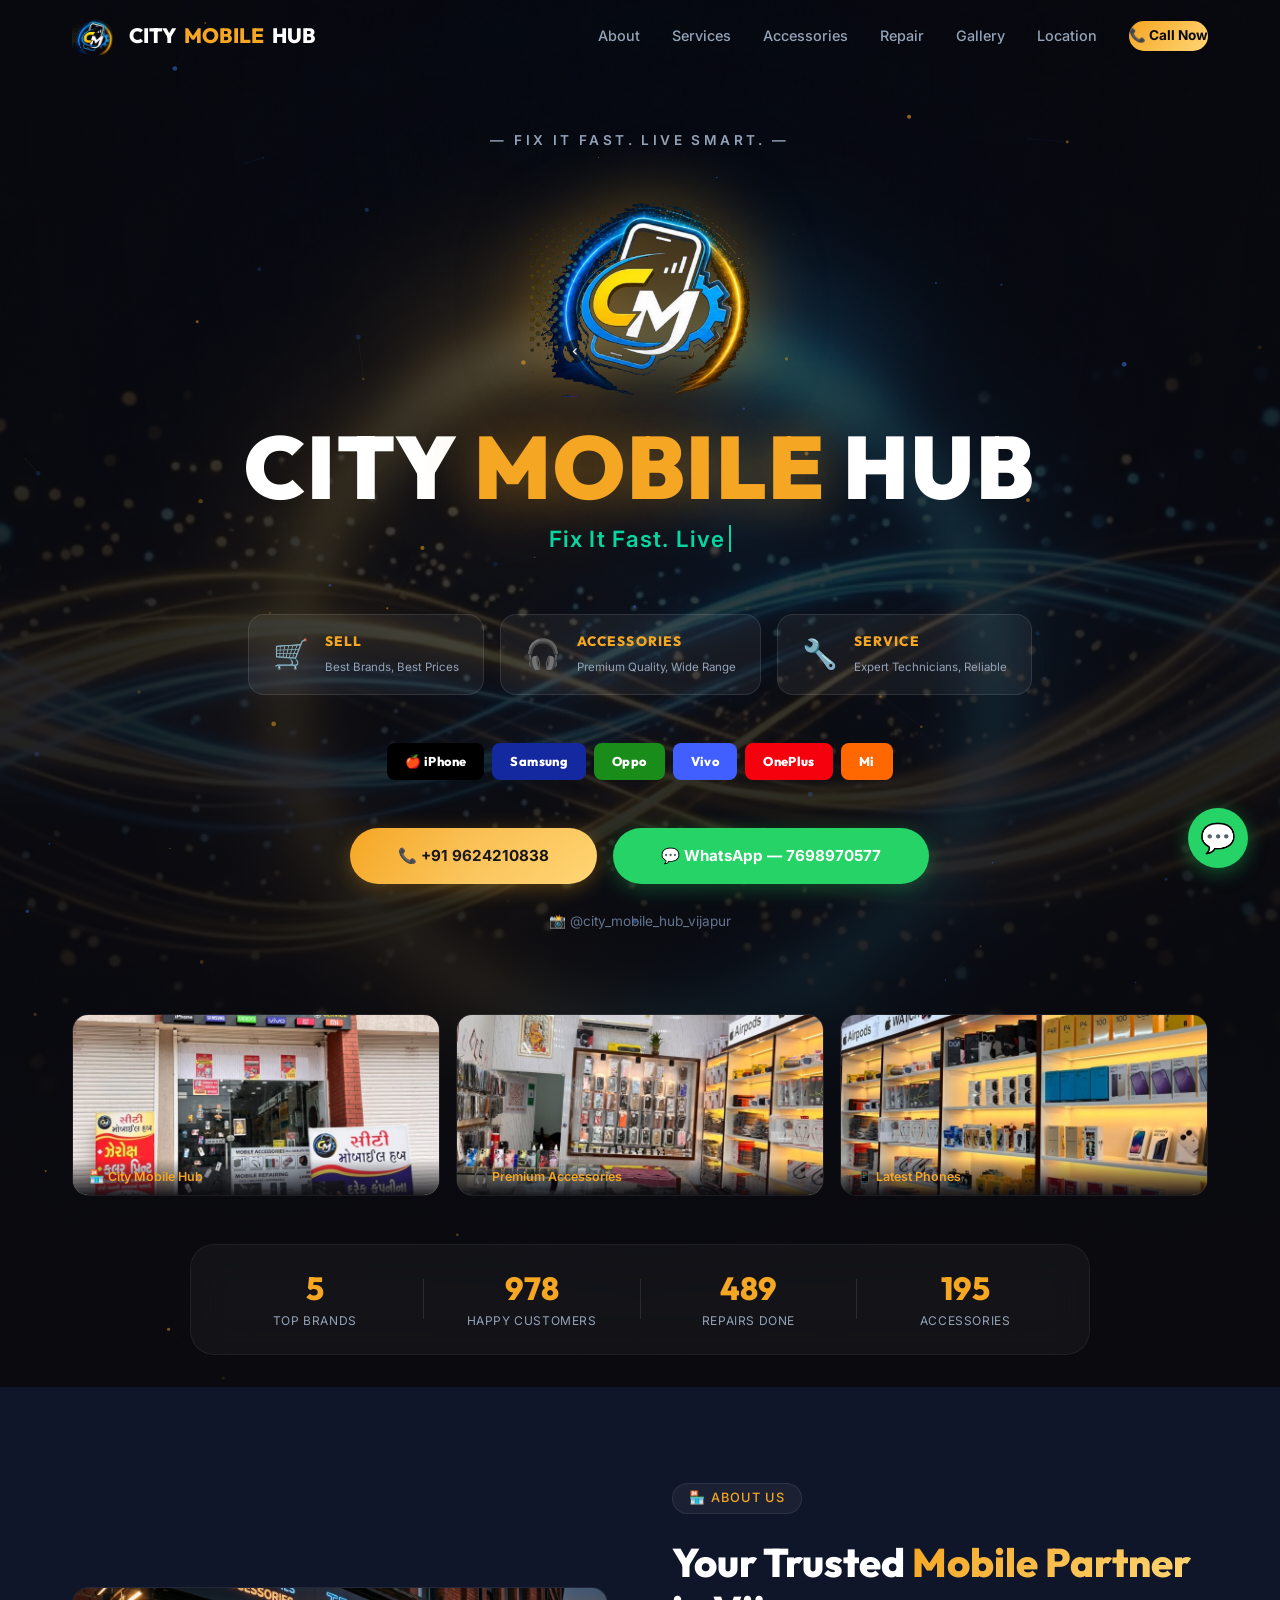
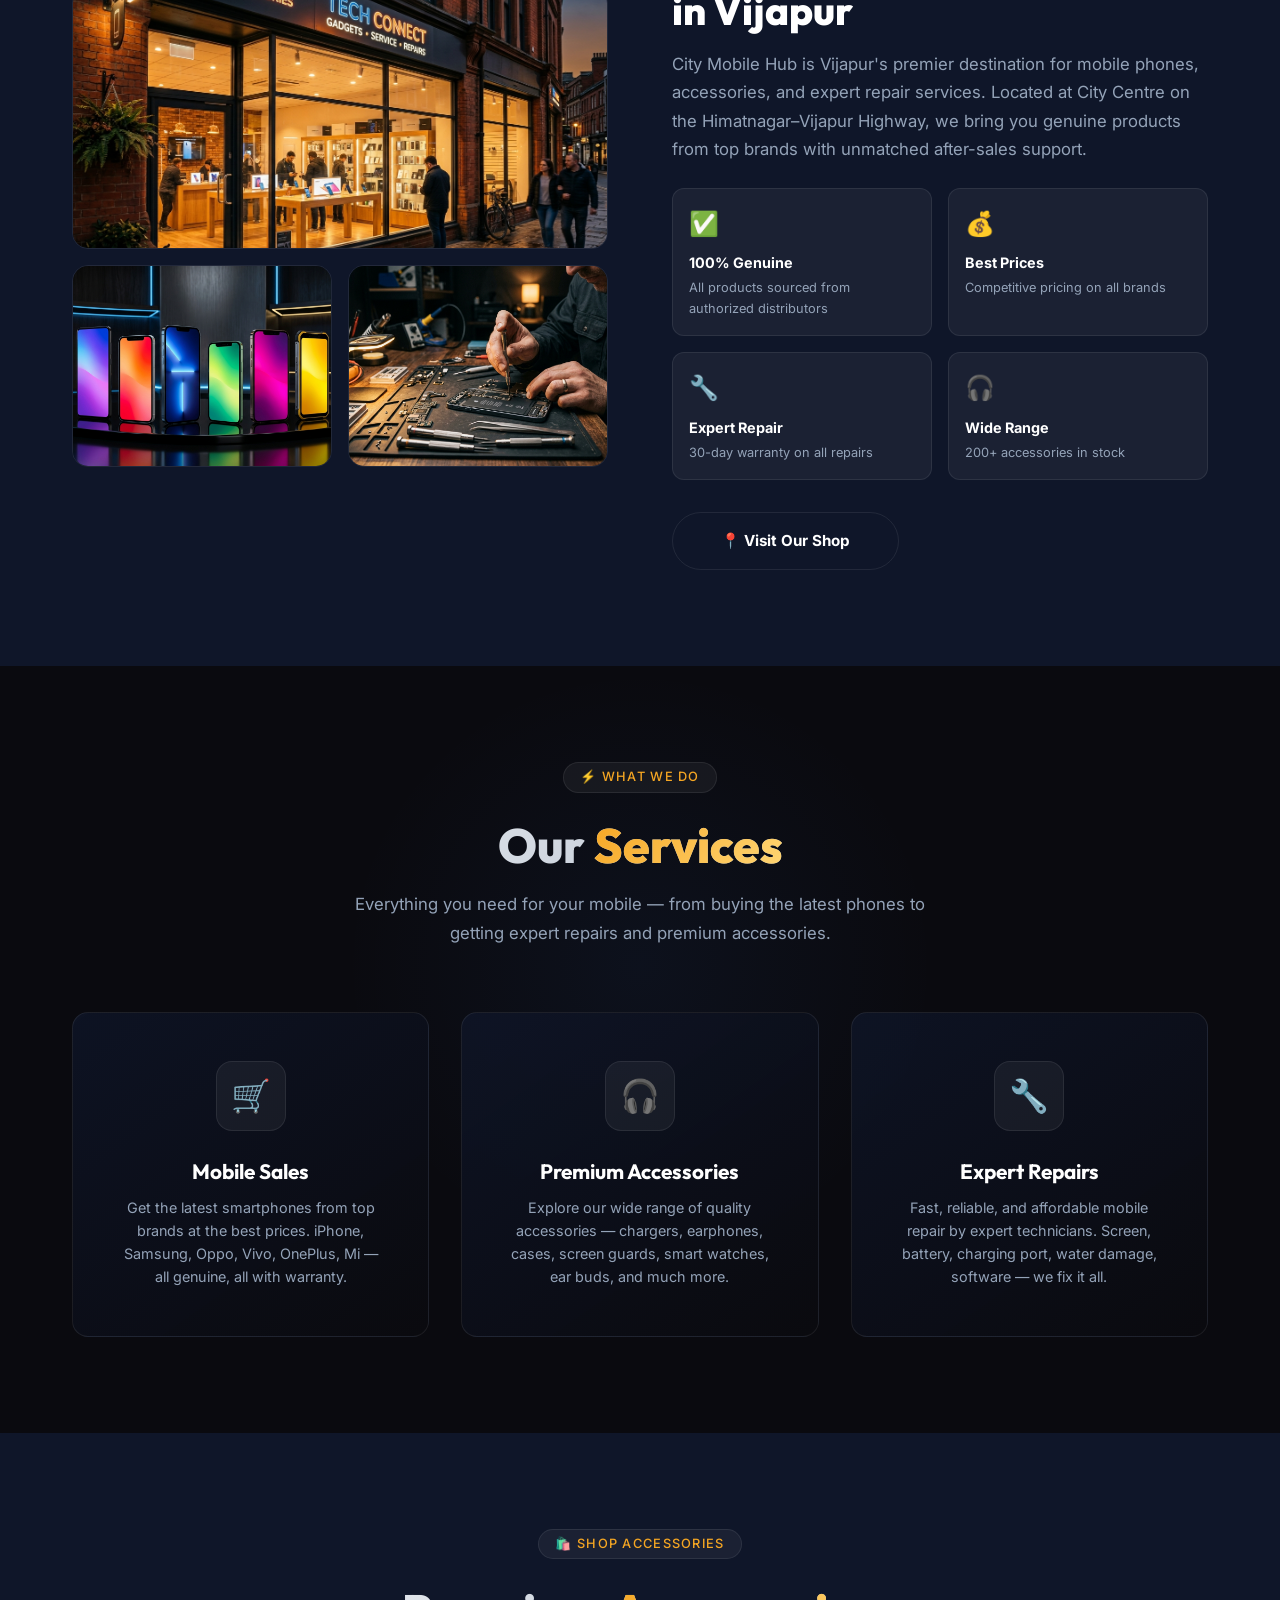
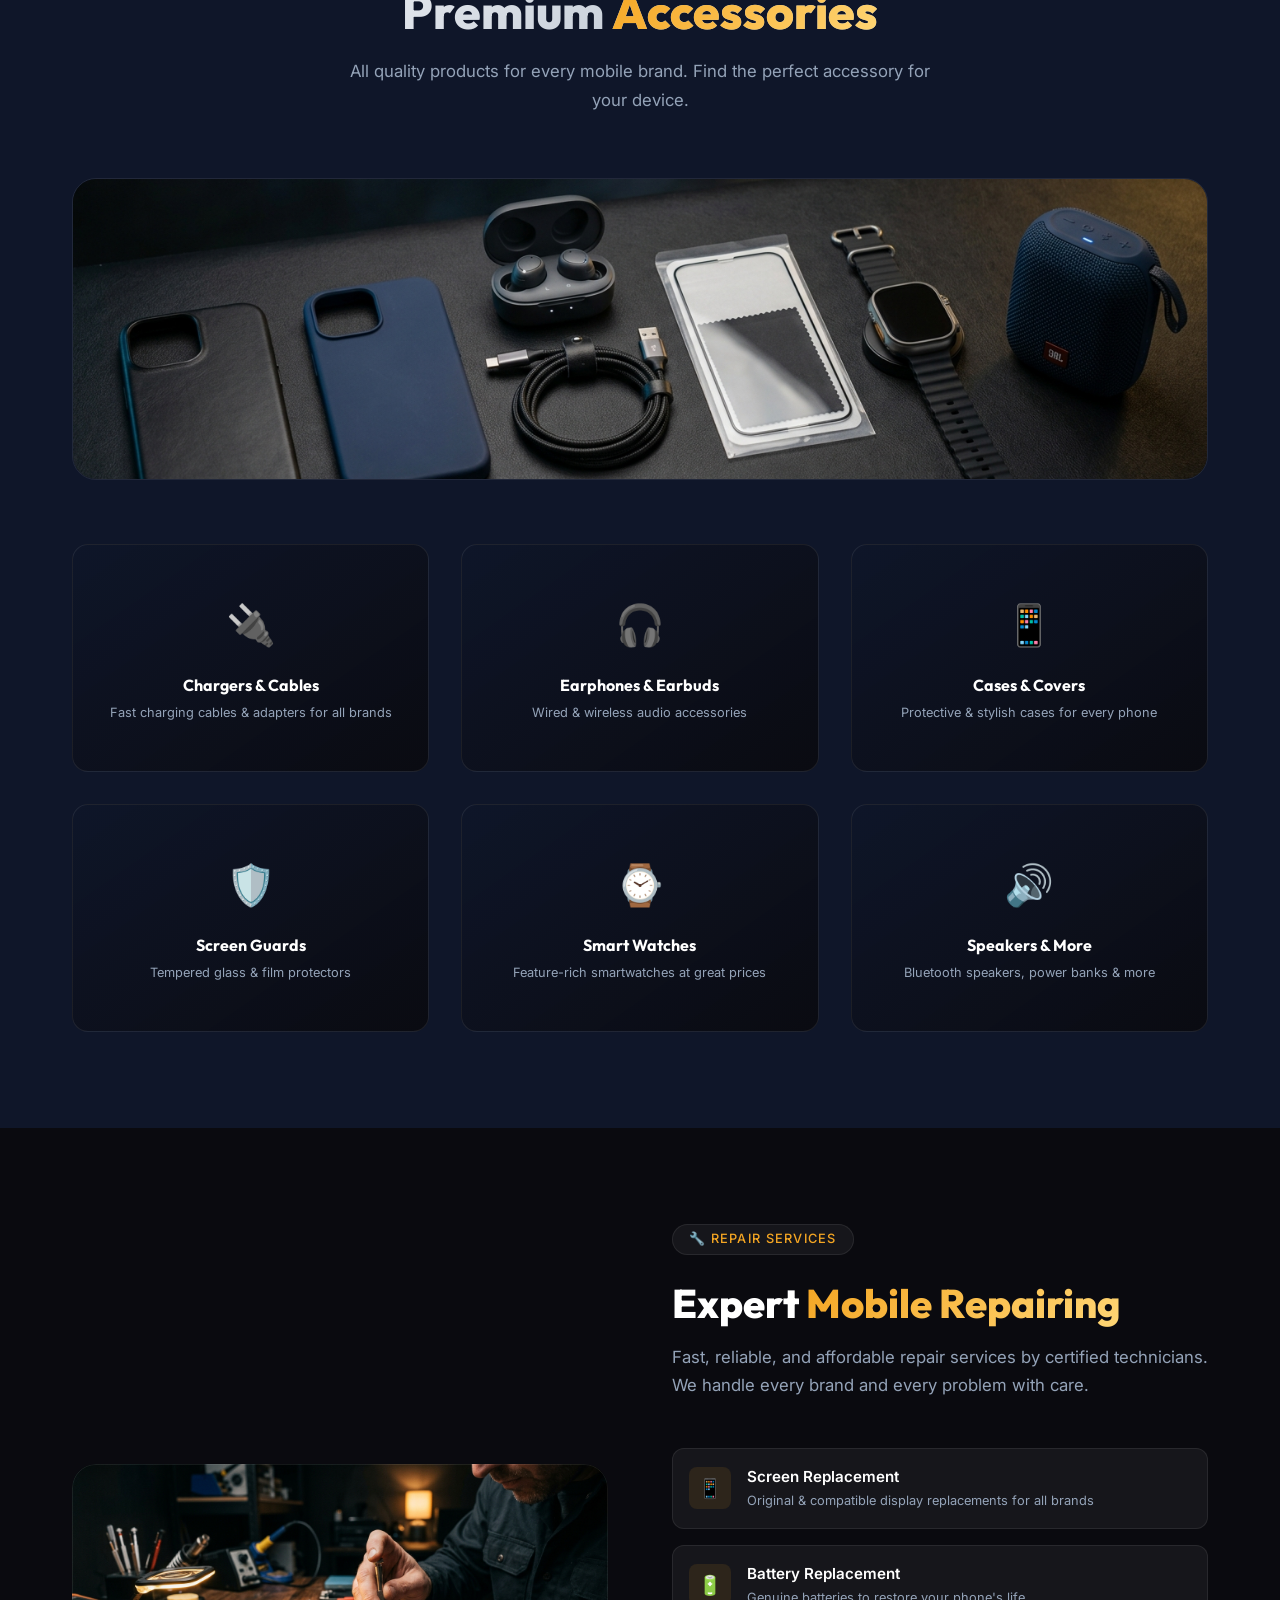
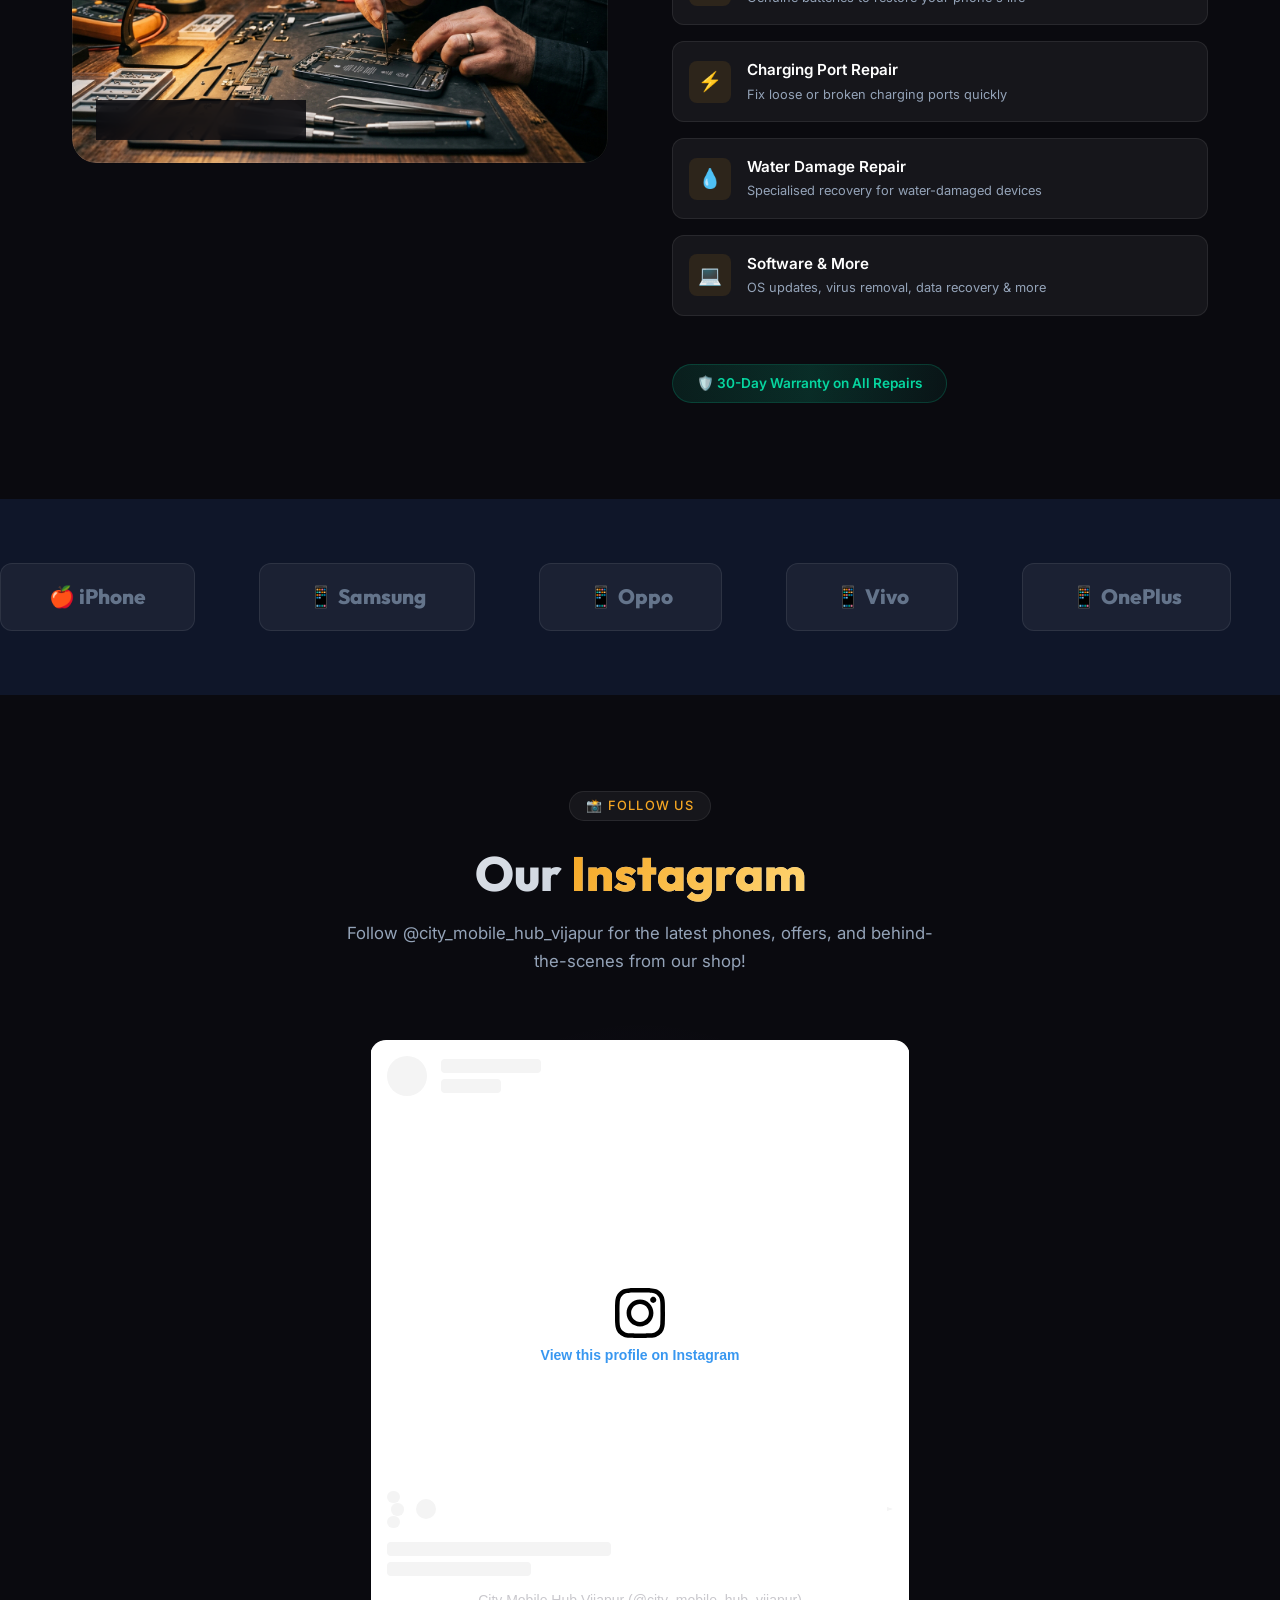
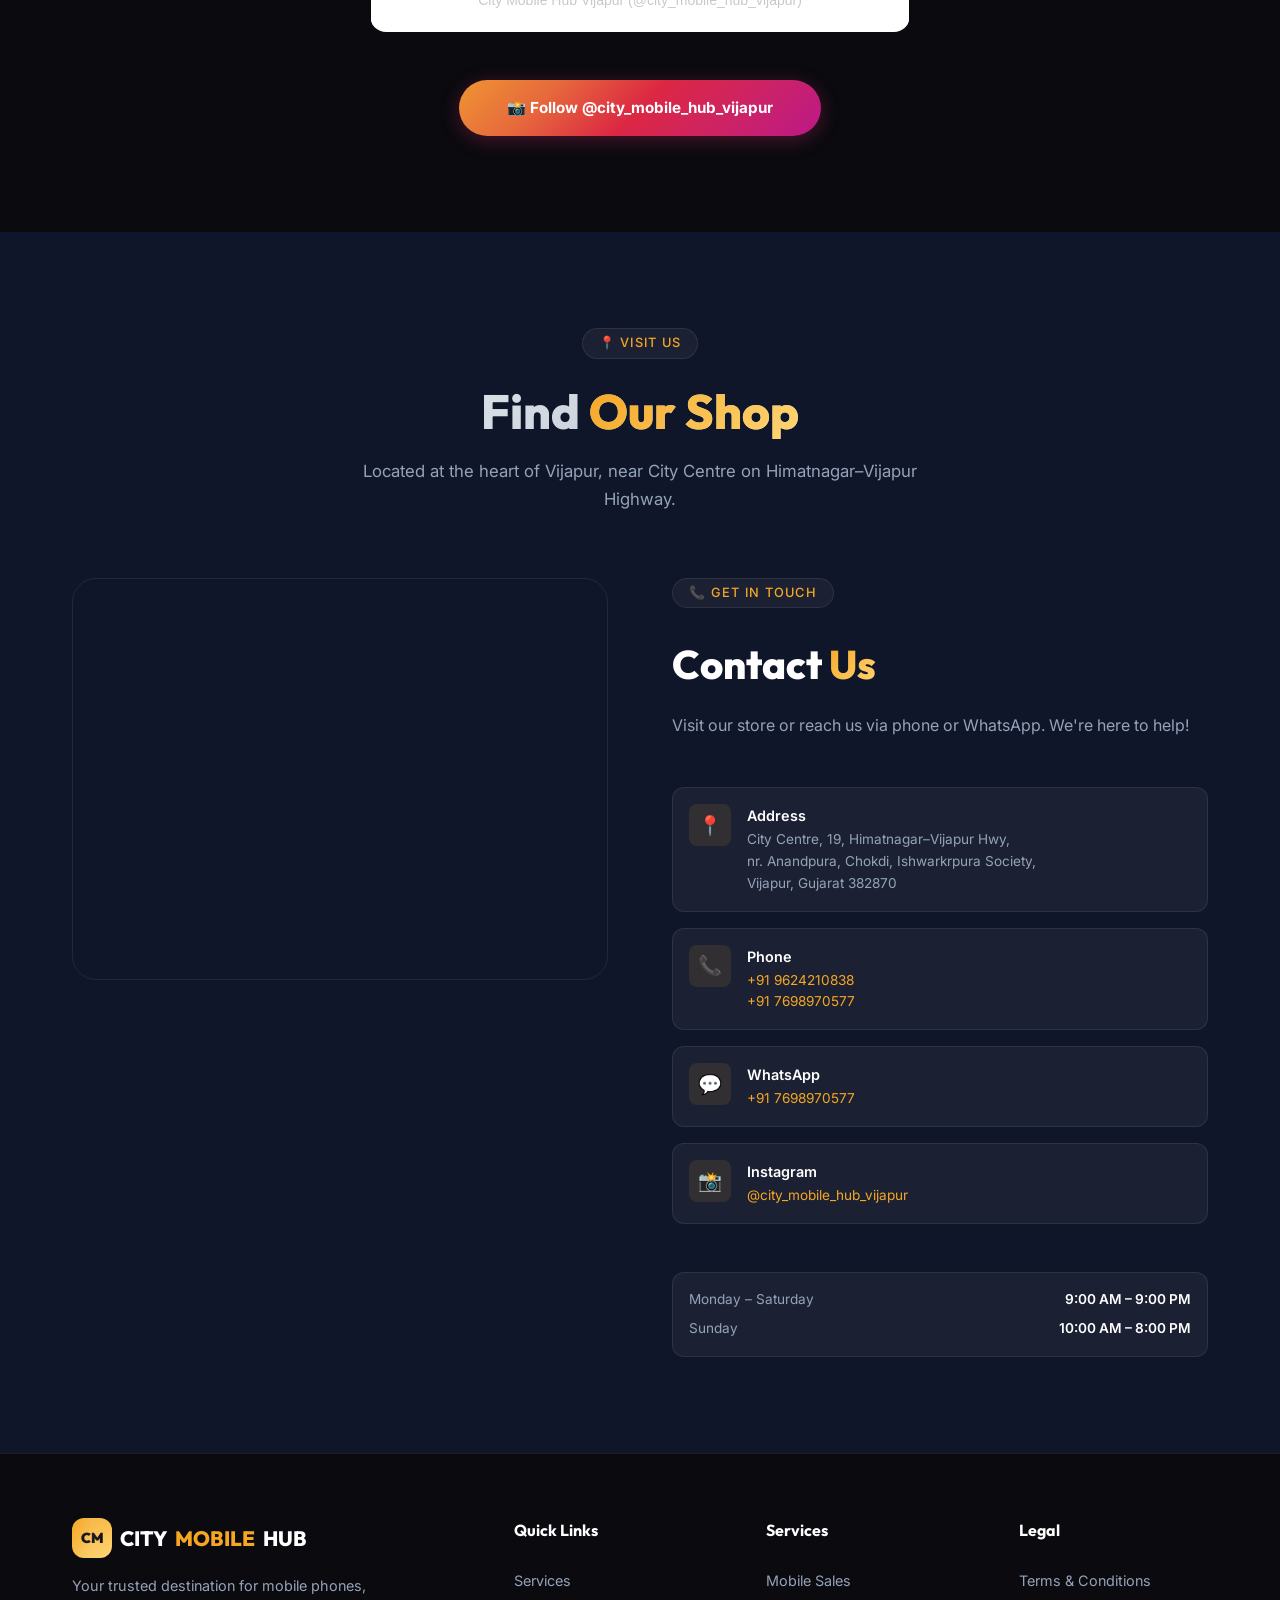
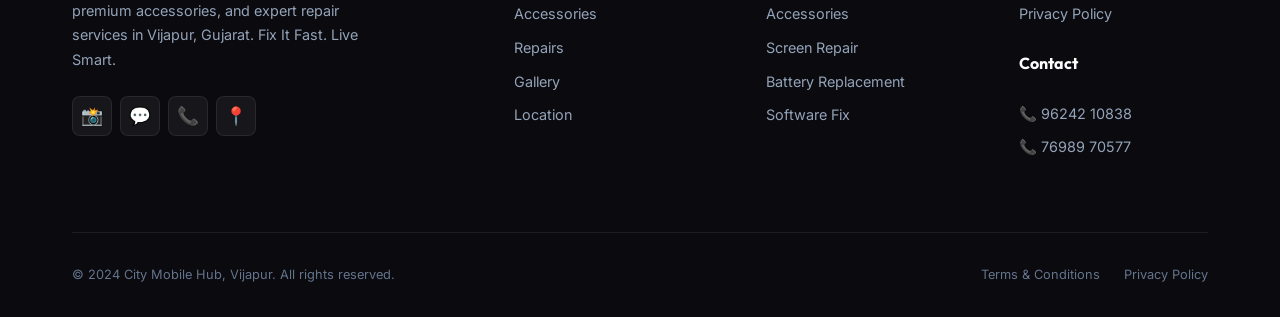
<file: index.html>
<!DOCTYPE html>
<html lang="en">
<head>
  <meta charset="UTF-8">
  <meta name="viewport" content="width=device-width, initial-scale=1.0">
  <title>City Mobile Hub — Vijapur | Mobile Sales, Accessories & Repair</title>
  <meta name="description" content="City Mobile Hub Vijapur — Your trusted destination for mobile phones, premium accessories, and expert repair services. iPhone, Samsung, Oppo, Vivo, OnePlus, Mi. Fix It Fast. Live Smart.">
  <meta name="keywords" content="City Mobile Hub, Vijapur, mobile shop, mobile repair, accessories, iPhone, Samsung, Oppo, Vivo, OnePlus, Mi, Gujarat">
  <meta name="author" content="City Mobile Hub">
  <meta property="og:title" content="City Mobile Hub — Vijapur">
  <meta property="og:description" content="Your trusted destination for mobile phones, premium accessories, and expert repair services in Vijapur, Gujarat.">
  <meta property="og:type" content="website">
  <meta property="og:locale" content="en_IN">
  <link rel="stylesheet" href="css/styles.css">
  <link rel="icon" type="image/svg+xml" href="data:image/svg+xml,<svg xmlns='http://www.w3.org/2000/svg' viewBox='0 0 100 100'><text y='.9em' font-size='90'>📱</text></svg>">
</head>
<body>

  <!-- ======== Preloader ======== -->
  <div id="preloader" class="preloader">
    <div class="preloader-logo">📱</div>
    <div class="preloader-bar"></div>
  </div>

  <!-- ======== Navbar ======== -->
  <nav id="navbar" class="navbar">
    <div class="container">
      <a href="#" class="nav-logo">
        <img src="assets/images/cm_logo_final_transparent.png" alt="CM Logo" style="height: 40px; width: auto; margin-right: 8px;">
        <span>CITY </span><span>MOBILE </span><span>HUB</span>
      </a>
      <div id="nav-links" class="nav-links">
        <a href="#about">About</a>
        <a href="#services">Services</a>
        <a href="#products">Accessories</a>
        <a href="#repair">Repair</a>
        <a href="#instagram">Gallery</a>
        <a href="#location">Location</a>
        <a href="tel:+919624210838" class="nav-cta">📞 Call Now</a>
      </div>
      <button id="nav-toggle" class="nav-toggle" aria-label="Toggle navigation">
        <span></span>
        <span></span>
        <span></span>
      </button>
    </div>
  </nav>

  <!-- ======== Hero Section ======== -->
  <section id="hero" class="hero">
    <div class="hero-bg">
      <img src="assets/images/hero_bg.jpg" alt="City Mobile Hub background">
    </div>
    <canvas id="particles-canvas"></canvas>

    <div class="hero-center">
      <!-- Tagline above logo -->
      <p class="hero-pre-tagline">— FIX IT FAST. LIVE SMART. —</p>

      <!-- Extracted Original CM Logo -->
      <div class="hero-logo-wrap">
        <img src="assets/images/cm_logo_final_transparent.png" alt="City Mobile Hub Logo" class="hero-cm-logo" style="width:220px; height:auto; filter: drop-shadow(0 0 35px rgba(245, 166, 35, 0.5));">
      </div>

      <!-- Title -->
      <h1 class="hero-title">
        <span class="text-city">CITY </span><span class="text-mobile">MOBILE </span><span class="text-hub">HUB</span>
      </h1>

      <!-- Typewriter Tagline -->
      <p class="hero-tagline">
        <span id="typewriter" class="typewriter"></span>
      </p>

      <!-- Service Pills -->
      <div class="hero-pills">
        <div class="hero-pill hero-pill-sell">
          <span class="hero-pill-icon">🛒</span>
          <div>
            <strong>SELL</strong>
            <small>Best Brands, Best Prices</small>
          </div>
        </div>
        <div class="hero-pill hero-pill-acc">
          <span class="hero-pill-icon">🎧</span>
          <div>
            <strong>ACCESSORIES</strong>
            <small>Premium Quality, Wide Range</small>
          </div>
        </div>
        <div class="hero-pill hero-pill-serv">
          <span class="hero-pill-icon">🔧</span>
          <div>
            <strong>SERVICE</strong>
            <small>Expert Technicians, Reliable</small>
          </div>
        </div>
      </div>

      <!-- Brand Logos Bar -->
      <div class="hero-brand-strip">
        <span class="hero-brand-pill" style="background:#000; color:#fff;">🍎 iPhone</span>
        <span class="hero-brand-pill" style="background:#1428a0; color:#fff;">Samsung</span>
        <span class="hero-brand-pill" style="background:#1a8c1a; color:#fff;">Oppo</span>
        <span class="hero-brand-pill" style="background:#415fff; color:#fff;">Vivo</span>
        <span class="hero-brand-pill" style="background:#f5010d; color:#fff;">OnePlus</span>
        <span class="hero-brand-pill" style="background:#ff6700; color:#fff;">Mi</span>
      </div>

      <!-- CTA Buttons -->
      <div class="hero-buttons">
        <a href="tel:+919624210838" class="btn btn-primary">
          📞 +91 9624210838
        </a>
        <a href="https://wa.me/917698970577?text=Hello%2C%20I%20want%20to%20know%20about%20your%20services" target="_blank" rel="noopener" class="btn btn-whatsapp">
          💬 WhatsApp — 7698970577
        </a>
      </div>

      <!-- Contact Badge -->
      <div class="hero-contact-row">
        <a href="https://www.instagram.com/city_mobile_hub_vijapur/" target="_blank" rel="noopener" class="hero-social-link">📸 @city_mobile_hub_vijapur</a>
      </div>
    </div>

    <!-- Shop Photos Strip (Real Photos) -->
    <div class="hero-photos-strip">
      <div class="hero-photo-card">
        <img src="assets/images/original_front.jpg" alt="Shop Front">
        <span>🏪 City Mobile Hub</span>
      </div>
      <div class="hero-photo-card">
        <img src="assets/images/original_interior_1.jpg" alt="Accessories Display">
        <span>🎧 Premium Accessories</span>
      </div>
      <div class="hero-photo-card">
        <img src="assets/images/original_interior_2.jpg" alt="Phones & Gadgets">
        <span>📱 Latest Phones</span>
      </div>
    </div>

    <!-- Stats -->
    <div class="hero-stats-strip">
      <div class="hero-stat">
        <div class="hero-stat-number" data-counter="6" data-suffix="+">0</div>
        <div class="hero-stat-label">Top Brands</div>
      </div>
      <div class="hero-stat-divider"></div>
      <div class="hero-stat">
        <div class="hero-stat-number" data-counter="1000" data-suffix="+">0</div>
        <div class="hero-stat-label">Happy Customers</div>
      </div>
      <div class="hero-stat-divider"></div>
      <div class="hero-stat">
        <div class="hero-stat-number" data-counter="500" data-suffix="+">0</div>
        <div class="hero-stat-label">Repairs Done</div>
      </div>
      <div class="hero-stat-divider"></div>
      <div class="hero-stat">
        <div class="hero-stat-number" data-counter="200" data-suffix="+">0</div>
        <div class="hero-stat-label">Accessories</div>
      </div>
    </div>
  </section>

  <!-- ======== About Our Shop ======== -->
  <section id="about" class="section about">
    <div class="container">
      <div class="about-wrapper">
        <div class="about-gallery animate-left">
          <div class="about-gallery-item">
            <img src="assets/images/shop_front.jpg" alt="City Mobile Hub shop front in Vijapur">
          </div>
          <div class="about-gallery-item">
            <img src="assets/images/phones_showcase.jpg" alt="Smartphone showcase at City Mobile Hub">
          </div>
          <div class="about-gallery-item">
            <img src="assets/images/repair_service.jpg" alt="Expert repair service at City Mobile Hub">
          </div>
        </div>
        <div class="about-content animate-right">
          <span class="section-badge">🏪 About Us</span>
          <h2>Your Trusted <span class="highlight">Mobile Partner</span> in Vijapur</h2>
          <p>City Mobile Hub is Vijapur's premier destination for mobile phones, accessories, and expert repair services. Located at City Centre on the Himatnagar–Vijapur Highway, we bring you genuine products from top brands with unmatched after-sales support.</p>
          <div class="about-highlights">
            <div class="about-highlight-card">
              <span class="icon">✅</span>
              <h4>100% Genuine</h4>
              <p>All products sourced from authorized distributors</p>
            </div>
            <div class="about-highlight-card">
              <span class="icon">💰</span>
              <h4>Best Prices</h4>
              <p>Competitive pricing on all brands</p>
            </div>
            <div class="about-highlight-card">
              <span class="icon">🔧</span>
              <h4>Expert Repair</h4>
              <p>30-day warranty on all repairs</p>
            </div>
            <div class="about-highlight-card">
              <span class="icon">🎧</span>
              <h4>Wide Range</h4>
              <p>200+ accessories in stock</p>
            </div>
          </div>
          <a href="#location" class="btn btn-secondary">📍 Visit Our Shop</a>
        </div>
      </div>
    </div>
  </section>

  <!-- ======== Services Section ======== -->
  <section id="services" class="section services">
    <div class="container">
      <div class="section-header animate-on-scroll">
        <span class="section-badge">⚡ What We Do</span>
        <h2 class="section-title">Our <span class="highlight">Services</span></h2>
        <p class="section-subtitle">Everything you need for your mobile — from buying the latest phones to getting expert repairs and premium accessories.</p>
      </div>
      <div class="services-grid">
        <!-- Sell -->
        <div class="service-card animate-on-scroll delay-1">
          <div class="service-icon">🛒</div>
          <h3>Mobile Sales</h3>
          <p>Get the latest smartphones from top brands at the best prices. iPhone, Samsung, Oppo, Vivo, OnePlus, Mi — all genuine, all with warranty.</p>
        </div>
        <!-- Accessories -->
        <div class="service-card animate-on-scroll delay-2">
          <div class="service-icon">🎧</div>
          <h3>Premium Accessories</h3>
          <p>Explore our wide range of quality accessories — chargers, earphones, cases, screen guards, smart watches, ear buds, and much more.</p>
        </div>
        <!-- Service -->
        <div class="service-card animate-on-scroll delay-3">
          <div class="service-icon">🔧</div>
          <h3>Expert Repairs</h3>
          <p>Fast, reliable, and affordable mobile repair by expert technicians. Screen, battery, charging port, water damage, software — we fix it all.</p>
        </div>
      </div>
    </div>
  </section>

  <!-- ======== Products & Accessories Section ======== -->
  <section id="products" class="section products">
    <div class="container">
      <div class="section-header animate-on-scroll">
        <span class="section-badge">🛍️ Shop Accessories</span>
        <h2 class="section-title">Premium <span class="highlight">Accessories</span></h2>
        <p class="section-subtitle">All quality products for every mobile brand. Find the perfect accessory for your device.</p>
      </div>

      <!-- Featured Image -->
      <div class="animate-on-scroll" style="margin-bottom: var(--space-3xl); border-radius: var(--radius-xl); overflow: hidden; border: 1px solid var(--clr-border);">
        <img src="assets/images/accessories_hero.jpg" alt="Premium mobile accessories collection at City Mobile Hub" style="width: 100%; height: 300px; object-fit: cover;">
      </div>

      <div class="products-grid">
        <div class="product-icon-card animate-on-scroll delay-1">
          <span class="icon">🔌</span>
          <h4>Chargers & Cables</h4>
          <p>Fast charging cables & adapters for all brands</p>
        </div>
        <div class="product-icon-card animate-on-scroll delay-2">
          <span class="icon">🎧</span>
          <h4>Earphones & Earbuds</h4>
          <p>Wired & wireless audio accessories</p>
        </div>
        <div class="product-icon-card animate-on-scroll delay-3">
          <span class="icon">📱</span>
          <h4>Cases & Covers</h4>
          <p>Protective & stylish cases for every phone</p>
        </div>
        <div class="product-icon-card animate-on-scroll delay-4">
          <span class="icon">🛡️</span>
          <h4>Screen Guards</h4>
          <p>Tempered glass & film protectors</p>
        </div>
        <div class="product-icon-card animate-on-scroll delay-5">
          <span class="icon">⌚</span>
          <h4>Smart Watches</h4>
          <p>Feature-rich smartwatches at great prices</p>
        </div>
        <div class="product-icon-card animate-on-scroll delay-6">
          <span class="icon">🔊</span>
          <h4>Speakers & More</h4>
          <p>Bluetooth speakers, power banks & more</p>
        </div>
      </div>
    </div>
  </section>

  <!-- ======== Mobile Repairing Section ======== -->
  <section id="repair" class="section repair">
    <div class="container">
      <div class="repair-wrapper">
        <div class="repair-image animate-left">
          <img src="assets/images/repair_service.jpg" alt="Expert mobile phone repair at City Mobile Hub Vijapur">
          <span class="repair-badge">✅ 30-Day Repair Guarantee</span>
        </div>
        <div class="repair-content animate-right">
          <span class="section-badge">🔧 Repair Services</span>
          <h2>Expert <span class="highlight">Mobile Repairing</span></h2>
          <p>Fast, reliable, and affordable repair services by certified technicians. We handle every brand and every problem with care.</p>
          <div class="repair-features">
            <div class="repair-feature">
              <div class="icon">📱</div>
              <div class="repair-feature-text">
                <h4>Screen Replacement</h4>
                <p>Original & compatible display replacements for all brands</p>
              </div>
            </div>
            <div class="repair-feature">
              <div class="icon">🔋</div>
              <div class="repair-feature-text">
                <h4>Battery Replacement</h4>
                <p>Genuine batteries to restore your phone's life</p>
              </div>
            </div>
            <div class="repair-feature">
              <div class="icon">⚡</div>
              <div class="repair-feature-text">
                <h4>Charging Port Repair</h4>
                <p>Fix loose or broken charging ports quickly</p>
              </div>
            </div>
            <div class="repair-feature">
              <div class="icon">💧</div>
              <div class="repair-feature-text">
                <h4>Water Damage Repair</h4>
                <p>Specialised recovery for water-damaged devices</p>
              </div>
            </div>
            <div class="repair-feature">
              <div class="icon">💻</div>
              <div class="repair-feature-text">
                <h4>Software & More</h4>
                <p>OS updates, virus removal, data recovery & more</p>
              </div>
            </div>
          </div>
          <div class="repair-guarantee">
            🛡️ 30-Day Warranty on All Repairs
          </div>
        </div>
      </div>
    </div>
  </section>

  <!-- ======== Brand Carousel ======== -->
  <section class="brands">
    <div class="brands-carousel">
      <div class="brand-logo">🍎 iPhone</div>
      <div class="brand-logo">📱 Samsung</div>
      <div class="brand-logo">📱 Oppo</div>
      <div class="brand-logo">📱 Vivo</div>
      <div class="brand-logo">📱 OnePlus</div>
      <div class="brand-logo">📱 Mi / Xiaomi</div>
    </div>
  </section>

  <!-- ======== Instagram Section ======== -->
  <section id="instagram" class="section instagram">
    <div class="container">
      <div class="section-header animate-on-scroll">
        <span class="section-badge">📸 Follow Us</span>
        <h2 class="section-title">Our <span class="highlight">Instagram</span></h2>
        <p class="section-subtitle">Follow @city_mobile_hub_vijapur for the latest phones, offers, and behind-the-scenes from our shop!</p>
      </div>

      <!-- Instagram Embed (using oEmbed blockquote) -->
      <div class="instagram-embed-wrapper animate-on-scroll">
        <blockquote class="instagram-media" data-instgrm-permalink="https://www.instagram.com/city_mobile_hub_vijapur/" data-instgrm-version="14" style="background:#FFF; border:0; border-radius:12px; box-shadow:0 0 1px 0 rgba(0,0,0,0.5),0 1px 10px 0 rgba(0,0,0,0.15); margin:0 auto; max-width:540px; min-width:326px; padding:0; width:calc(100% - 2px);">
          <div style="padding:16px;">
            <a href="https://www.instagram.com/city_mobile_hub_vijapur/" style="background:#FFFFFF; line-height:0; padding:0; text-align:center; text-decoration:none; width:100%;" target="_blank" rel="noopener">
              <div style="display:flex; flex-direction:row; align-items:center;">
                <div style="background-color:#F4F4F4; border-radius:50%; height:40px; width:40px; margin-right:14px;"></div>
                <div style="display:flex; flex-direction:column; flex-grow:1;">
                  <div style="background-color:#F4F4F4; border-radius:4px; height:14px; margin-bottom:6px; width:100px;"></div>
                  <div style="background-color:#F4F4F4; border-radius:4px; height:14px; width:60px;"></div>
                </div>
              </div>
              <div style="padding:19% 0;"></div>
              <div style="display:block; height:50px; margin:0 auto; width:50px;">
                <svg width="50px" height="50px" viewBox="0 0 60 60" xmlns="http://www.w3.org/2000/svg">
                  <g fill="none" fill-rule="evenodd">
                    <g transform="translate(-511 -20)" fill="#000">
                      <path d="M556.869,30.41 C554.814,30.41 553.148,32.076 553.148,34.131 C553.148,36.186 554.814,37.852 556.869,37.852 C558.924,37.852 560.59,36.186 560.59,34.131 C560.59,32.076 558.924,30.41 556.869,30.41 M541,60.657 C535.114,60.657 530.342,55.887 530.342,50 C530.342,44.114 535.114,39.342 541,39.342 C546.887,39.342 551.658,44.114 551.658,50 C551.658,55.887 546.887,60.657 541,60.657 M541,33.886 C532.1,33.886 524.886,41.1 524.886,50 C524.886,58.899 532.1,66.113 541,66.113 C549.9,66.113 557.115,58.899 557.115,50 C557.115,41.1 549.9,33.886 541,33.886 M565.378,62.101 C565.244,65.022 564.756,66.606 564.346,67.663 C563.803,69.06 563.154,70.057 562.106,71.106 C561.058,72.155 560.06,72.803 558.662,73.347 C557.607,73.757 556.021,74.244 553.102,74.378 C549.944,74.521 548.997,74.552 541,74.552 C533.003,74.552 532.056,74.521 528.898,74.378 C525.979,74.244 524.393,73.757 523.338,73.347 C521.94,72.803 520.942,72.155 519.894,71.106 C518.846,70.057 518.197,69.06 517.654,67.663 C517.244,66.606 516.756,65.022 516.623,62.101 C516.479,58.943 516.448,57.996 516.448,50 C516.448,42.003 516.479,41.056 516.623,37.899 C516.756,34.978 517.244,33.391 517.654,32.338 C518.197,30.938 518.846,29.942 519.894,28.894 C520.942,27.846 521.94,27.196 523.338,26.654 C524.393,26.244 525.979,25.756 528.898,25.623 C532.057,25.479 533.004,25.448 541,25.448 C548.997,25.448 549.943,25.479 553.102,25.623 C556.021,25.756 557.607,26.244 558.662,26.654 C560.06,27.196 561.058,27.846 562.106,28.894 C563.154,29.942 563.803,30.938 564.346,32.338 C564.756,33.391 565.244,34.978 565.378,37.899 C565.522,41.056 565.552,42.003 565.552,50 C565.552,57.996 565.522,58.943 565.378,62.101 M570.82,37.631 C570.674,34.438 570.167,32.258 569.425,30.349 C568.659,28.377 567.633,26.702 565.965,25.035 C564.297,23.368 562.623,22.342 560.652,21.575 C558.743,20.834 556.562,20.326 553.369,20.18 C550.169,20.033 549.148,20 541,20 C532.853,20 531.831,20.033 528.631,20.18 C525.438,20.326 523.257,20.834 521.349,21.575 C519.376,22.342 517.703,23.368 516.035,25.035 C514.368,26.702 513.342,28.377 512.574,30.349 C511.834,32.258 511.326,34.438 511.181,37.631 C511.035,40.831 511,41.851 511,50 C511,58.147 511.035,59.17 511.181,62.369 C511.326,65.562 511.834,67.743 512.574,69.651 C513.342,71.625 514.368,73.296 516.035,74.965 C517.703,76.634 519.376,77.658 521.349,78.425 C523.257,79.167 525.438,79.673 528.631,79.82 C531.831,79.965 532.853,80.001 541,80.001 C549.148,80.001 550.169,79.965 553.369,79.82 C556.562,79.673 558.743,79.167 560.652,78.425 C562.623,77.658 564.297,76.634 565.965,74.965 C567.633,73.296 568.659,71.625 569.425,69.651 C570.167,67.743 570.674,65.562 570.82,62.369 C570.966,59.17 571,58.147 571,50 C571,41.851 570.966,40.831 570.82,37.631"></path>
                    </g>
                  </g>
                </svg>
              </div>
              <div style="padding-top:8px;">
                <div style="color:#3897f0; font-family:Arial,sans-serif; font-size:14px; font-weight:550; line-height:18px;">View this profile on Instagram</div>
              </div>
              <div style="padding:12.5% 0;"></div>
              <div style="display:flex; flex-direction:row; margin-bottom:14px; align-items:center;">
                <div>
                  <div style="background-color:#F4F4F4; border-radius:50%; height:12.5px; width:12.5px;"></div>
                  <div style="background-color:#F4F4F4; height:12.5px; width:12.5px; border-radius:50%; margin:0 4px;"></div>
                  <div style="background-color:#F4F4F4; height:12.5px; width:12.5px; border-radius:50%;"></div>
                </div>
                <div style="margin-left:8px;">
                  <div style="background-color:#F4F4F4; border-radius:50%; height:20px; width:20px;"></div>
                </div>
                <div style="margin-left:auto;">
                  <div style="width:0; height:0; border-top:2px solid transparent; border-left:6px solid #f4f4f4; border-bottom:2px solid transparent;"></div>
                </div>
              </div>
              <div style="display:flex; flex-direction:column; flex-grow:1;">
                <div style="background-color:#F4F4F4; border-radius:4px; margin-bottom:6px; height:14px; width:224px;"></div>
                <div style="background-color:#F4F4F4; border-radius:4px; height:14px; width:144px;"></div>
              </div>
            </a>
            <p style="color:#c9c8cd; font-family:Arial,sans-serif; font-size:14px; line-height:17px; margin-bottom:0; margin-top:8px; overflow:hidden; padding:8px 0 7px; text-align:center; white-space:nowrap;">
              <a href="https://www.instagram.com/city_mobile_hub_vijapur/" style="color:#c9c8cd; font-family:Arial,sans-serif; font-size:14px; font-style:normal; font-weight:normal; line-height:17px;" target="_blank" rel="noopener">City Mobile Hub Vijapur (@city_mobile_hub_vijapur)</a>
            </p>
          </div>
        </blockquote>
      </div>

      <div class="instagram-cta animate-on-scroll">
        <a href="https://www.instagram.com/city_mobile_hub_vijapur/" target="_blank" rel="noopener" class="btn btn-instagram">
          📸 Follow @city_mobile_hub_vijapur
        </a>
      </div>
    </div>
  </section>

  <!-- ======== Location & Contact Section ======== -->
  <section id="location" class="section location">
    <div class="container">
      <div class="section-header animate-on-scroll">
        <span class="section-badge">📍 Visit Us</span>
        <h2 class="section-title">Find <span class="highlight">Our Shop</span></h2>
        <p class="section-subtitle">Located at the heart of Vijapur, near City Centre on Himatnagar–Vijapur Highway.</p>
      </div>
      <div class="location-wrapper">
        <div class="location-map animate-left">
          <iframe 
            src="https://www.google.com/maps/embed?pb=!1m18!1m12!1m3!1d3653.5!2d72.75!3d23.56!2m3!1f0!2f0!3f0!3m2!1i1024!2i768!4f13.1!3m3!1m2!1s0x395dc88cc8ad234d%3A0x9d6e95feb4a3ce90!2sCity%20Mobile%20Hub!5e0!3m2!1sen!2sin!4v1700000000000"
            width="100%" 
            height="100%" 
            style="border:0;" 
            allowfullscreen="" 
            loading="lazy" 
            referrerpolicy="no-referrer-when-downgrade"
            title="City Mobile Hub Location on Google Maps">
          </iframe>
        </div>
        <div class="location-info animate-right">
          <span class="section-badge">📞 Get In Touch</span>
          <h2>Contact <span class="highlight" style="background: var(--grad-gold); -webkit-background-clip: text; -webkit-text-fill-color: transparent;">Us</span></h2>
          <p>Visit our store or reach us via phone or WhatsApp. We're here to help!</p>
          <div class="contact-items">
            <div class="contact-item">
              <div class="icon">📍</div>
              <div class="contact-item-text">
                <h4>Address</h4>
                <p>City Centre, 19, Himatnagar–Vijapur Hwy,<br>nr. Anandpura, Chokdi, Ishwarkrpura Society,<br>Vijapur, Gujarat 382870</p>
              </div>
            </div>
            <div class="contact-item">
              <div class="icon">📞</div>
              <div class="contact-item-text">
                <h4>Phone</h4>
                <p><a href="tel:+919624210838">+91 9624210838</a></p>
                <p><a href="tel:+917698970577">+91 7698970577</a></p>
              </div>
            </div>
            <div class="contact-item">
              <div class="icon">💬</div>
              <div class="contact-item-text">
                <h4>WhatsApp</h4>
                <p><a href="https://wa.me/917698970577?text=Hello%2C%20I%20want%20to%20know%20about%20your%20services" target="_blank" rel="noopener">+91 7698970577</a></p>
              </div>
            </div>
            <div class="contact-item">
              <div class="icon">📸</div>
              <div class="contact-item-text">
                <h4>Instagram</h4>
                <p><a href="https://www.instagram.com/city_mobile_hub_vijapur/" target="_blank" rel="noopener">@city_mobile_hub_vijapur</a></p>
              </div>
            </div>
          </div>
          <div class="hours-grid">
            <span class="hours-day">Monday – Saturday</span>
            <span class="hours-time">9:00 AM – 9:00 PM</span>
            <span class="hours-day">Sunday</span>
            <span class="hours-time">10:00 AM – 8:00 PM</span>
          </div>
        </div>
      </div>
    </div>
  </section>

  <!-- ======== Footer ======== -->
  <footer class="footer">
    <div class="container">
      <div class="footer-grid">
        <div class="footer-brand">
          <a href="#" class="nav-logo">
            <div class="nav-logo-icon">CM</div>
            <span>CITY </span><span>MOBILE </span><span>HUB</span>
          </a>
          <p>Your trusted destination for mobile phones, premium accessories, and expert repair services in Vijapur, Gujarat. Fix It Fast. Live Smart.</p>
          <div class="footer-social">
            <a href="https://www.instagram.com/city_mobile_hub_vijapur/" target="_blank" rel="noopener" aria-label="Instagram">📸</a>
            <a href="https://wa.me/917698970577" target="_blank" rel="noopener" aria-label="WhatsApp">💬</a>
            <a href="tel:+919624210838" aria-label="Call">📞</a>
            <a href="https://www.google.com/maps?sca_esv=1e80a7999b961da3&rlz=1C5CHFA_enIN1184IN1184&sxsrf=APpeQnsckOF0DiLnImB2ALEKJEaccxLvwA:1789190742670&biw=1470&bih=923&uact=5&gs_lp=[base64]&um=1&ie=UTF-8&fb=1&gl=in&sa=X&geocode=KSNNrciMtV05MZDOo_60lW6d&daddr=City+Centre,+19,+Himatnagar+-+Vijapur+Hwy,+nr.+Anandpura,+Chokdi,+Ishwarkrpura+Society,+Vijapur,+Gujarat+382870" target="_blank" rel="noopener" aria-label="Google Maps">📍</a>
          </div>
        </div>
        <div class="footer-column">
          <h4>Quick Links</h4>
          <ul>
            <li><a href="#services">Services</a></li>
            <li><a href="#products">Accessories</a></li>
            <li><a href="#repair">Repairs</a></li>
            <li><a href="#instagram">Gallery</a></li>
            <li><a href="#location">Location</a></li>
          </ul>
        </div>
        <div class="footer-column">
          <h4>Services</h4>
          <ul>
            <li><a href="#services">Mobile Sales</a></li>
            <li><a href="#products">Accessories</a></li>
            <li><a href="#repair">Screen Repair</a></li>
            <li><a href="#repair">Battery Replacement</a></li>
            <li><a href="#repair">Software Fix</a></li>
          </ul>
        </div>
        <div class="footer-column">
          <h4>Legal</h4>
          <ul>
            <li><a href="terms.html">Terms & Conditions</a></li>
            <li><a href="privacy.html">Privacy Policy</a></li>
          </ul>
          <h4 style="margin-top: var(--space-lg);">Contact</h4>
          <ul>
            <li><a href="tel:+919624210838">📞 96242 10838</a></li>
            <li><a href="tel:+917698970577">📞 76989 70577</a></li>
          </ul>
        </div>
      </div>
      <div class="footer-bottom">
        <p>© 2024 City Mobile Hub, Vijapur. All rights reserved.</p>
        <div class="footer-bottom-links">
          <a href="terms.html">Terms & Conditions</a>
          <a href="privacy.html">Privacy Policy</a>
        </div>
      </div>
    </div>
  </footer>

  <!-- ======== Floating WhatsApp Button ======== -->
  <a href="https://wa.me/917698970577?text=Hello%2C%20I%20want%20to%20know%20about%20your%20services" target="_blank" rel="noopener" class="whatsapp-float" aria-label="Chat on WhatsApp">
    💬
  </a>

  <!-- ======== Back to Top ======== -->
  <button id="back-to-top" class="back-to-top" aria-label="Back to top">↑</button>

  <!-- Scripts -->
  <script src="js/main.js"></script>
  <!-- Instagram Embed Script -->
  <script async src="https://www.instagram.com/embed.js"></script>
</body>
</html>
</file>
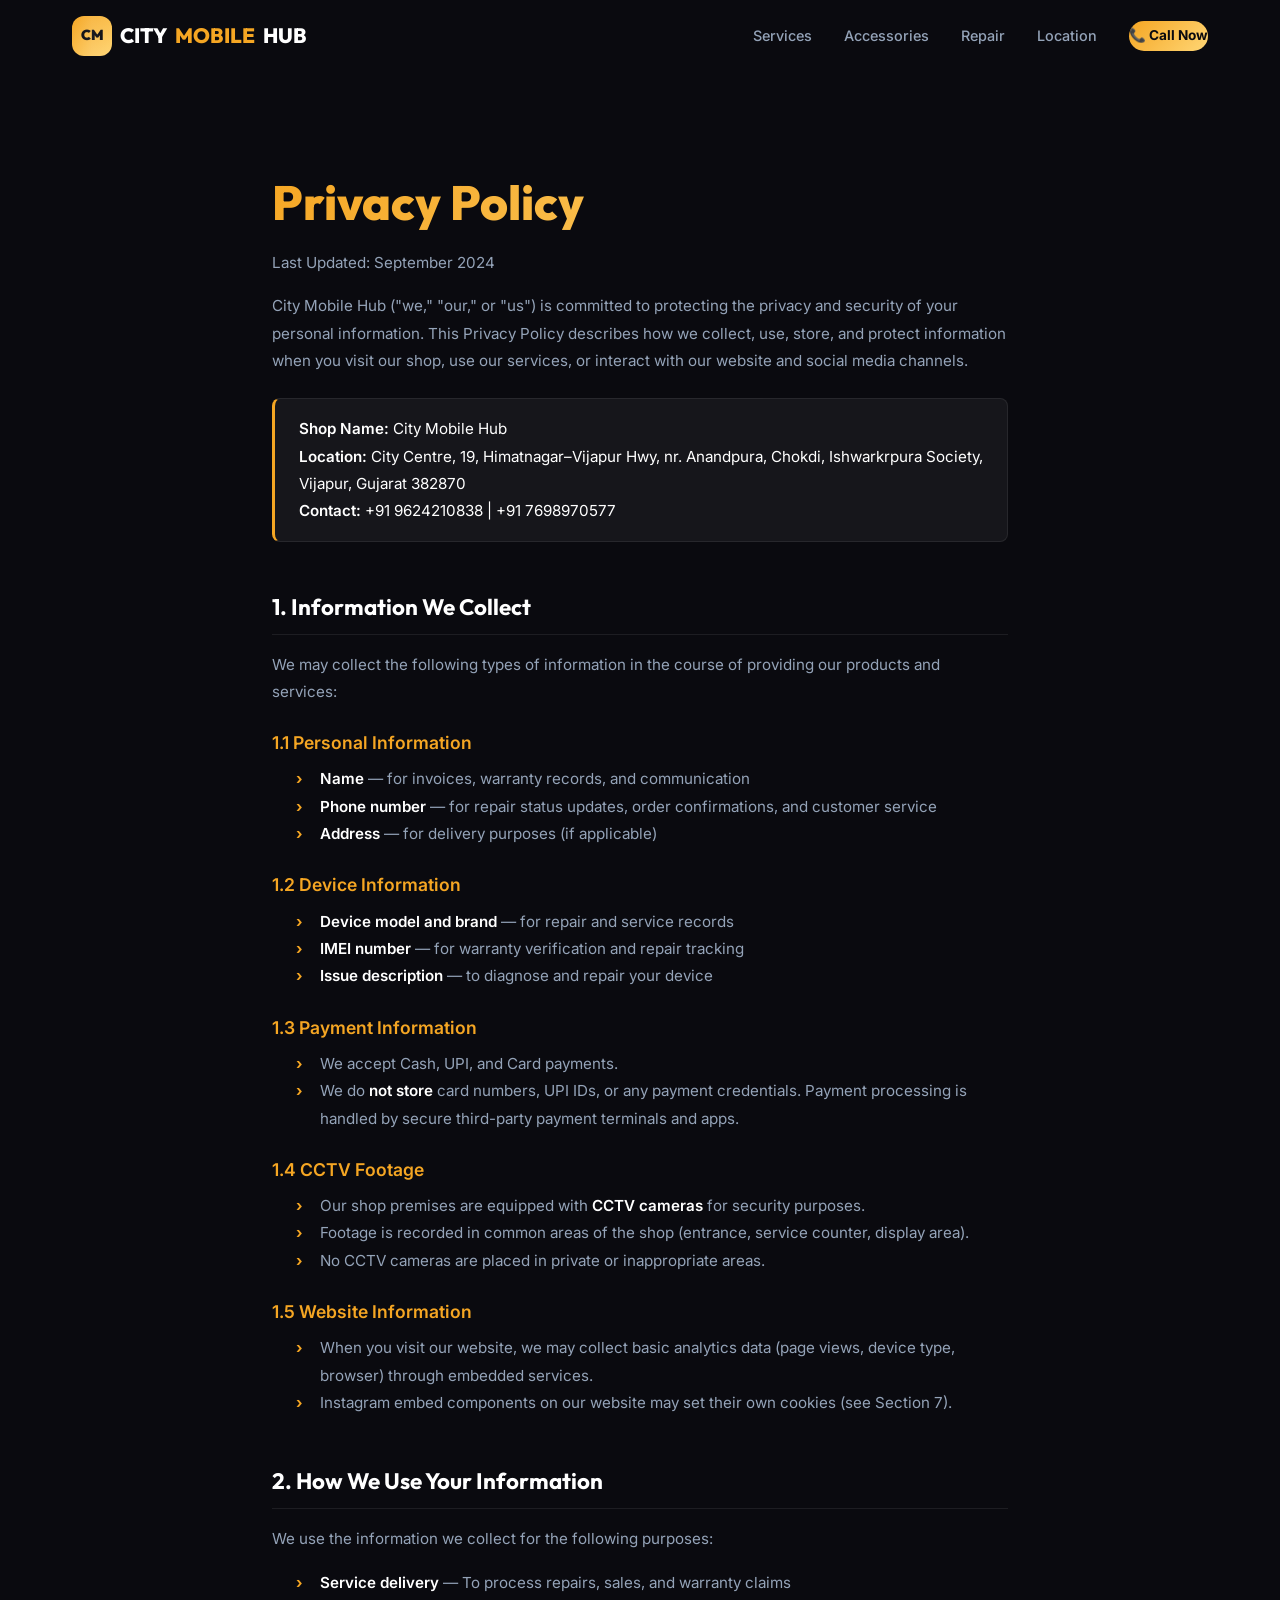
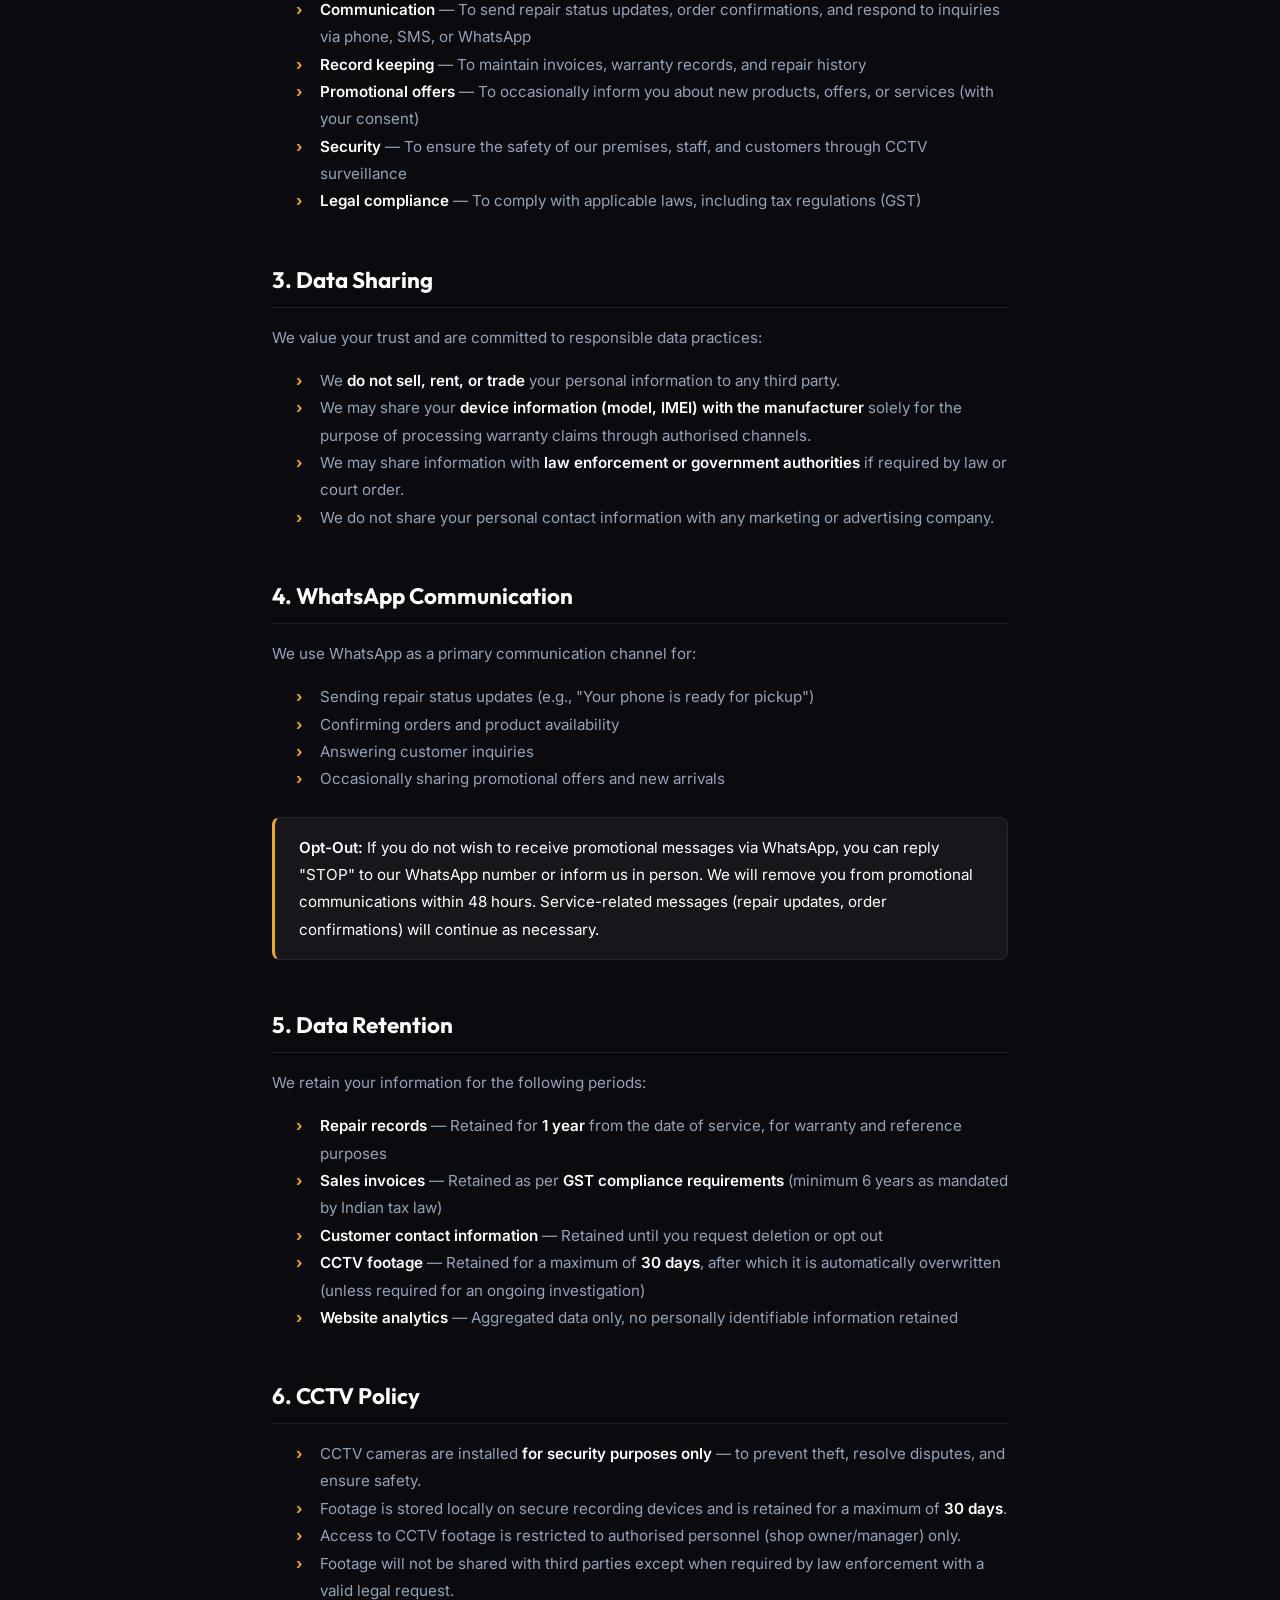
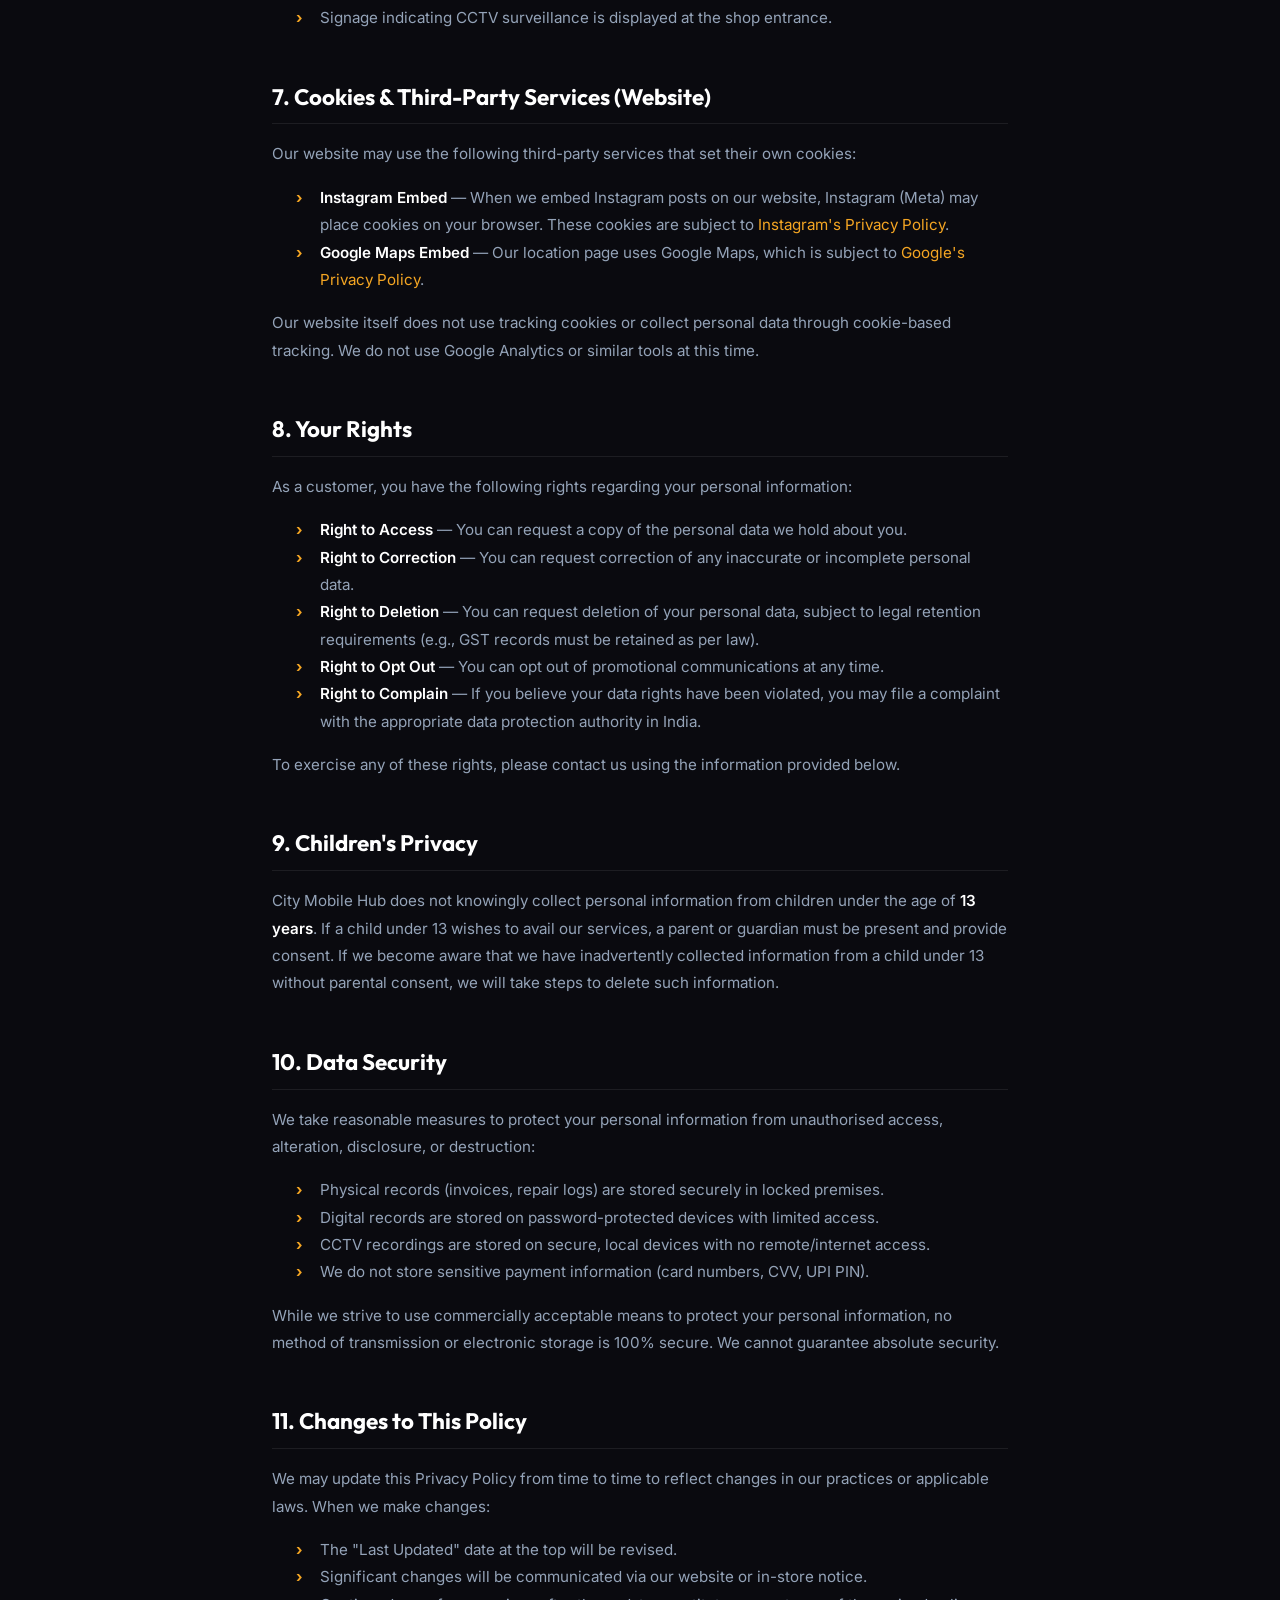
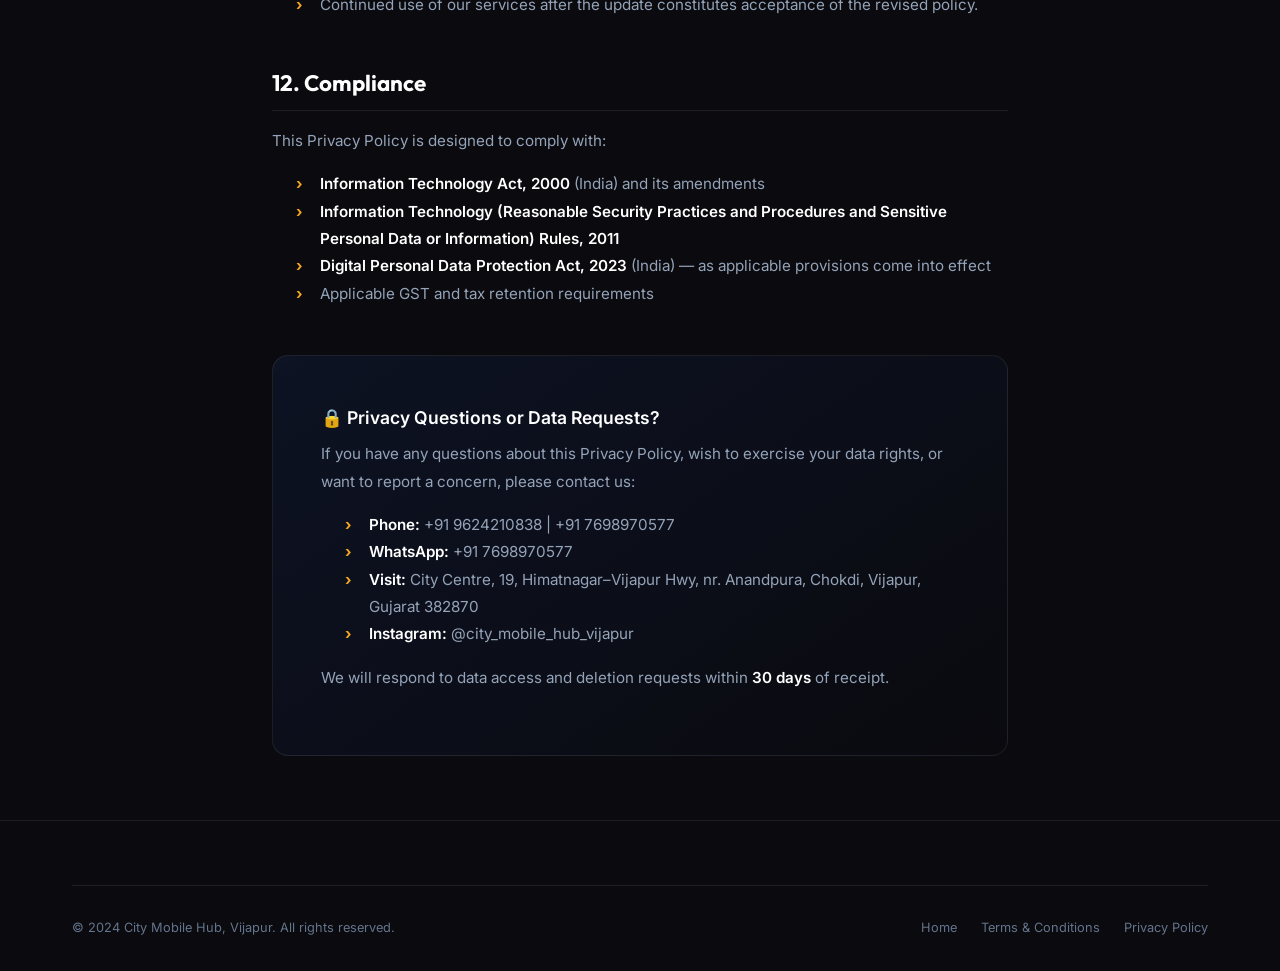
<file: privacy.html>
<!DOCTYPE html>
<html lang="en">
<head>
  <meta charset="UTF-8">
  <meta name="viewport" content="width=device-width, initial-scale=1.0">
  <title>Privacy Policy — City Mobile Hub, Vijapur</title>
  <meta name="description" content="Privacy Policy for City Mobile Hub, Vijapur. Learn how we collect, use, and protect your personal information.">
  <link rel="stylesheet" href="css/styles.css">
  <link rel="icon" type="image/svg+xml" href="data:image/svg+xml,<svg xmlns='http://www.w3.org/2000/svg' viewBox='0 0 100 100'><text y='.9em' font-size='90'>📱</text></svg>">
</head>
<body>

  <!-- Navbar -->
  <nav id="navbar" class="navbar scrolled">
    <div class="container">
      <a href="index.html" class="nav-logo">
        <div class="nav-logo-icon">CM</div>
        <span>CITY </span><span>MOBILE </span><span>HUB</span>
      </a>
      <div id="nav-links" class="nav-links">
        <a href="index.html#services">Services</a>
        <a href="index.html#products">Accessories</a>
        <a href="index.html#repair">Repair</a>
        <a href="index.html#location">Location</a>
        <a href="tel:+919624210838" class="nav-cta">📞 Call Now</a>
      </div>
      <button id="nav-toggle" class="nav-toggle" aria-label="Toggle navigation">
        <span></span>
        <span></span>
        <span></span>
      </button>
    </div>
  </nav>

  <!-- Legal Page Content -->
  <div class="legal-page">
    <div class="legal-content">
      <h1>Privacy Policy</h1>
      <p class="legal-updated">Last Updated: September 2024</p>

      <p>City Mobile Hub ("we," "our," or "us") is committed to protecting the privacy and security of your personal information. This Privacy Policy describes how we collect, use, store, and protect information when you visit our shop, use our services, or interact with our website and social media channels.</p>

      <div class="legal-highlight">
        <p><strong>Shop Name:</strong> City Mobile Hub<br>
        <strong>Location:</strong> City Centre, 19, Himatnagar–Vijapur Hwy, nr. Anandpura, Chokdi, Ishwarkrpura Society, Vijapur, Gujarat 382870<br>
        <strong>Contact:</strong> +91 9624210838 | +91 7698970577</p>
      </div>

      <h2>1. Information We Collect</h2>
      <p>We may collect the following types of information in the course of providing our products and services:</p>
      
      <h3>1.1 Personal Information</h3>
      <ul>
        <li><strong>Name</strong> — for invoices, warranty records, and communication</li>
        <li><strong>Phone number</strong> — for repair status updates, order confirmations, and customer service</li>
        <li><strong>Address</strong> — for delivery purposes (if applicable)</li>
      </ul>

      <h3>1.2 Device Information</h3>
      <ul>
        <li><strong>Device model and brand</strong> — for repair and service records</li>
        <li><strong>IMEI number</strong> — for warranty verification and repair tracking</li>
        <li><strong>Issue description</strong> — to diagnose and repair your device</li>
      </ul>

      <h3>1.3 Payment Information</h3>
      <ul>
        <li>We accept Cash, UPI, and Card payments.</li>
        <li>We do <strong>not store</strong> card numbers, UPI IDs, or any payment credentials. Payment processing is handled by secure third-party payment terminals and apps.</li>
      </ul>

      <h3>1.4 CCTV Footage</h3>
      <ul>
        <li>Our shop premises are equipped with <strong>CCTV cameras</strong> for security purposes.</li>
        <li>Footage is recorded in common areas of the shop (entrance, service counter, display area).</li>
        <li>No CCTV cameras are placed in private or inappropriate areas.</li>
      </ul>

      <h3>1.5 Website Information</h3>
      <ul>
        <li>When you visit our website, we may collect basic analytics data (page views, device type, browser) through embedded services.</li>
        <li>Instagram embed components on our website may set their own cookies (see Section 7).</li>
      </ul>

      <h2>2. How We Use Your Information</h2>
      <p>We use the information we collect for the following purposes:</p>
      <ul>
        <li><strong>Service delivery</strong> — To process repairs, sales, and warranty claims</li>
        <li><strong>Communication</strong> — To send repair status updates, order confirmations, and respond to inquiries via phone, SMS, or WhatsApp</li>
        <li><strong>Record keeping</strong> — To maintain invoices, warranty records, and repair history</li>
        <li><strong>Promotional offers</strong> — To occasionally inform you about new products, offers, or services (with your consent)</li>
        <li><strong>Security</strong> — To ensure the safety of our premises, staff, and customers through CCTV surveillance</li>
        <li><strong>Legal compliance</strong> — To comply with applicable laws, including tax regulations (GST)</li>
      </ul>

      <h2>3. Data Sharing</h2>
      <p>We value your trust and are committed to responsible data practices:</p>
      <ul>
        <li>We <strong>do not sell, rent, or trade</strong> your personal information to any third party.</li>
        <li>We may share your <strong>device information (model, IMEI) with the manufacturer</strong> solely for the purpose of processing warranty claims through authorised channels.</li>
        <li>We may share information with <strong>law enforcement or government authorities</strong> if required by law or court order.</li>
        <li>We do not share your personal contact information with any marketing or advertising company.</li>
      </ul>

      <h2>4. WhatsApp Communication</h2>
      <p>We use WhatsApp as a primary communication channel for:</p>
      <ul>
        <li>Sending repair status updates (e.g., "Your phone is ready for pickup")</li>
        <li>Confirming orders and product availability</li>
        <li>Answering customer inquiries</li>
        <li>Occasionally sharing promotional offers and new arrivals</li>
      </ul>

      <div class="legal-highlight">
        <p><strong>Opt-Out:</strong> If you do not wish to receive promotional messages via WhatsApp, you can reply "STOP" to our WhatsApp number or inform us in person. We will remove you from promotional communications within 48 hours. Service-related messages (repair updates, order confirmations) will continue as necessary.</p>
      </div>

      <h2>5. Data Retention</h2>
      <p>We retain your information for the following periods:</p>
      <ul>
        <li><strong>Repair records</strong> — Retained for <strong>1 year</strong> from the date of service, for warranty and reference purposes</li>
        <li><strong>Sales invoices</strong> — Retained as per <strong>GST compliance requirements</strong> (minimum 6 years as mandated by Indian tax law)</li>
        <li><strong>Customer contact information</strong> — Retained until you request deletion or opt out</li>
        <li><strong>CCTV footage</strong> — Retained for a maximum of <strong>30 days</strong>, after which it is automatically overwritten (unless required for an ongoing investigation)</li>
        <li><strong>Website analytics</strong> — Aggregated data only, no personally identifiable information retained</li>
      </ul>

      <h2>6. CCTV Policy</h2>
      <ul>
        <li>CCTV cameras are installed <strong>for security purposes only</strong> — to prevent theft, resolve disputes, and ensure safety.</li>
        <li>Footage is stored locally on secure recording devices and is retained for a maximum of <strong>30 days</strong>.</li>
        <li>Access to CCTV footage is restricted to authorised personnel (shop owner/manager) only.</li>
        <li>Footage will not be shared with third parties except when required by law enforcement with a valid legal request.</li>
        <li>Signage indicating CCTV surveillance is displayed at the shop entrance.</li>
      </ul>

      <h2>7. Cookies & Third-Party Services (Website)</h2>
      <p>Our website may use the following third-party services that set their own cookies:</p>
      <ul>
        <li><strong>Instagram Embed</strong> — When we embed Instagram posts on our website, Instagram (Meta) may place cookies on your browser. These cookies are subject to <a href="https://www.instagram.com/legal/privacy/" target="_blank" rel="noopener" style="color: var(--clr-gold);">Instagram's Privacy Policy</a>.</li>
        <li><strong>Google Maps Embed</strong> — Our location page uses Google Maps, which is subject to <a href="https://policies.google.com/privacy" target="_blank" rel="noopener" style="color: var(--clr-gold);">Google's Privacy Policy</a>.</li>
      </ul>
      <p>Our website itself does not use tracking cookies or collect personal data through cookie-based tracking. We do not use Google Analytics or similar tools at this time.</p>

      <h2>8. Your Rights</h2>
      <p>As a customer, you have the following rights regarding your personal information:</p>
      <ul>
        <li><strong>Right to Access</strong> — You can request a copy of the personal data we hold about you.</li>
        <li><strong>Right to Correction</strong> — You can request correction of any inaccurate or incomplete personal data.</li>
        <li><strong>Right to Deletion</strong> — You can request deletion of your personal data, subject to legal retention requirements (e.g., GST records must be retained as per law).</li>
        <li><strong>Right to Opt Out</strong> — You can opt out of promotional communications at any time.</li>
        <li><strong>Right to Complain</strong> — If you believe your data rights have been violated, you may file a complaint with the appropriate data protection authority in India.</li>
      </ul>
      <p>To exercise any of these rights, please contact us using the information provided below.</p>

      <h2>9. Children's Privacy</h2>
      <p>City Mobile Hub does not knowingly collect personal information from children under the age of <strong>13 years</strong>. If a child under 13 wishes to avail our services, a parent or guardian must be present and provide consent. If we become aware that we have inadvertently collected information from a child under 13 without parental consent, we will take steps to delete such information.</p>

      <h2>10. Data Security</h2>
      <p>We take reasonable measures to protect your personal information from unauthorised access, alteration, disclosure, or destruction:</p>
      <ul>
        <li>Physical records (invoices, repair logs) are stored securely in locked premises.</li>
        <li>Digital records are stored on password-protected devices with limited access.</li>
        <li>CCTV recordings are stored on secure, local devices with no remote/internet access.</li>
        <li>We do not store sensitive payment information (card numbers, CVV, UPI PIN).</li>
      </ul>
      <p>While we strive to use commercially acceptable means to protect your personal information, no method of transmission or electronic storage is 100% secure. We cannot guarantee absolute security.</p>

      <h2>11. Changes to This Policy</h2>
      <p>We may update this Privacy Policy from time to time to reflect changes in our practices or applicable laws. When we make changes:</p>
      <ul>
        <li>The "Last Updated" date at the top will be revised.</li>
        <li>Significant changes will be communicated via our website or in-store notice.</li>
        <li>Continued use of our services after the update constitutes acceptance of the revised policy.</li>
      </ul>

      <h2>12. Compliance</h2>
      <p>This Privacy Policy is designed to comply with:</p>
      <ul>
        <li><strong>Information Technology Act, 2000</strong> (India) and its amendments</li>
        <li><strong>Information Technology (Reasonable Security Practices and Procedures and Sensitive Personal Data or Information) Rules, 2011</strong></li>
        <li><strong>Digital Personal Data Protection Act, 2023</strong> (India) — as applicable provisions come into effect</li>
        <li>Applicable GST and tax retention requirements</li>
      </ul>

      <div class="legal-contact-box">
        <h3>🔒 Privacy Questions or Data Requests?</h3>
        <p>If you have any questions about this Privacy Policy, wish to exercise your data rights, or want to report a concern, please contact us:</p>
        <ul>
          <li><strong>Phone:</strong> <a href="tel:+919624210838">+91 9624210838</a> | <a href="tel:+917698970577">+91 7698970577</a></li>
          <li><strong>WhatsApp:</strong> <a href="https://wa.me/917698970577" target="_blank" rel="noopener">+91 7698970577</a></li>
          <li><strong>Visit:</strong> City Centre, 19, Himatnagar–Vijapur Hwy, nr. Anandpura, Chokdi, Vijapur, Gujarat 382870</li>
          <li><strong>Instagram:</strong> <a href="https://www.instagram.com/city_mobile_hub_vijapur/" target="_blank" rel="noopener">@city_mobile_hub_vijapur</a></li>
        </ul>
        <p>We will respond to data access and deletion requests within <strong>30 days</strong> of receipt.</p>
      </div>

    </div>
  </div>

  <!-- Footer -->
  <footer class="footer">
    <div class="container">
      <div class="footer-bottom">
        <p>© 2024 City Mobile Hub, Vijapur. All rights reserved.</p>
        <div class="footer-bottom-links">
          <a href="index.html">Home</a>
          <a href="terms.html">Terms & Conditions</a>
          <a href="privacy.html">Privacy Policy</a>
        </div>
      </div>
    </div>
  </footer>

  <script src="js/main.js"></script>
</body>
</html>
</file>
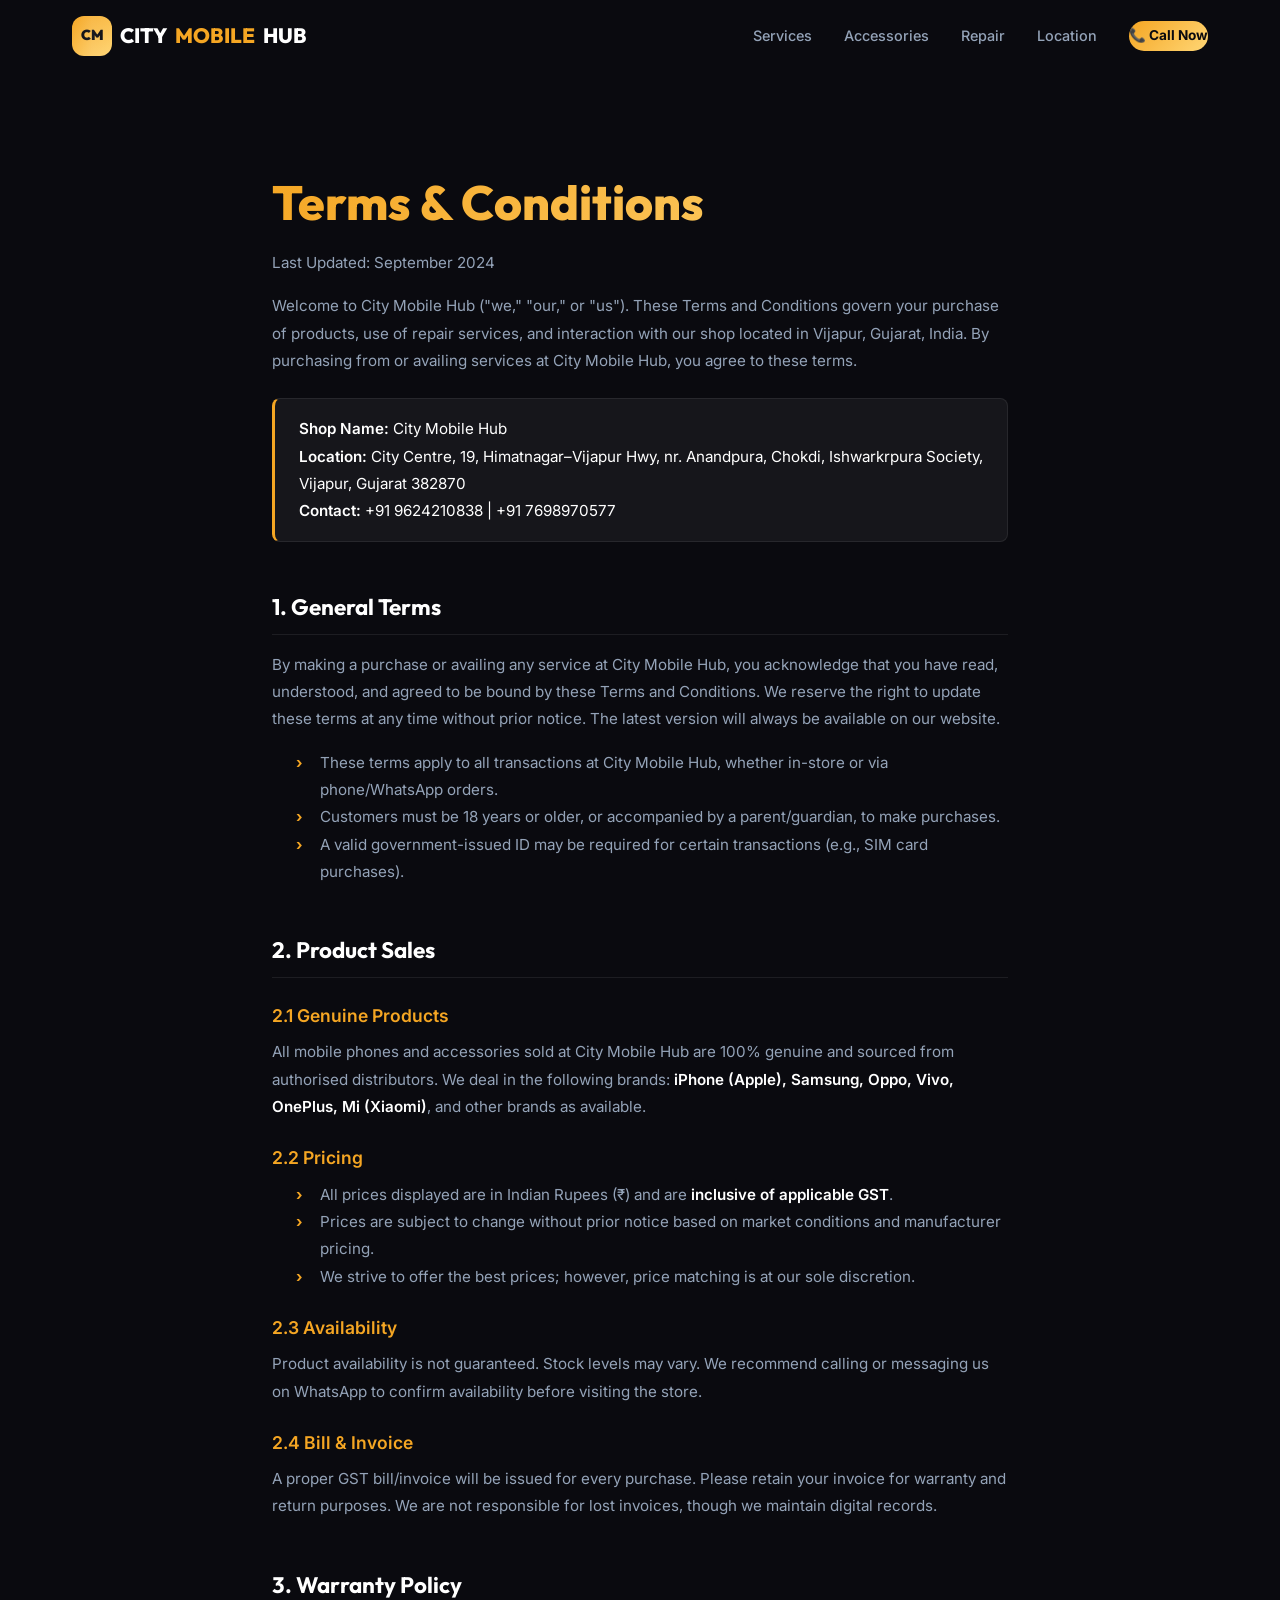
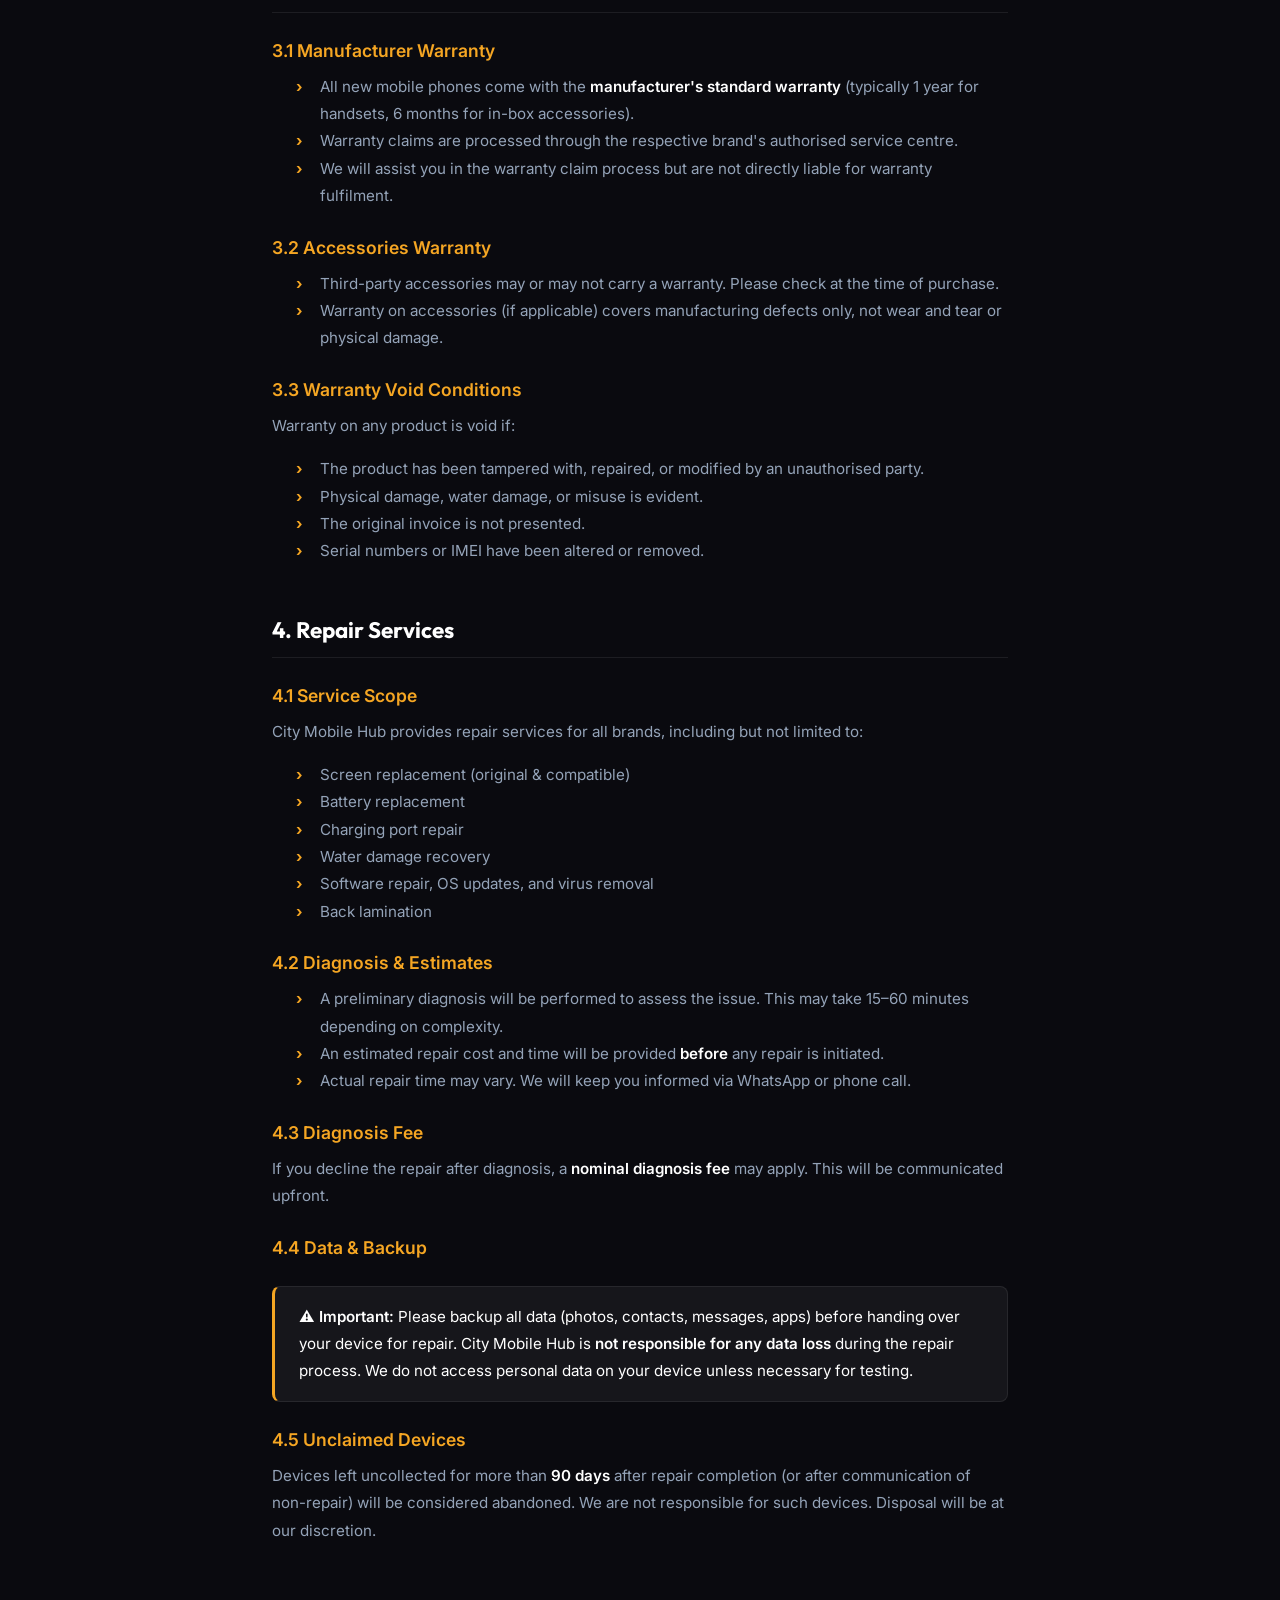
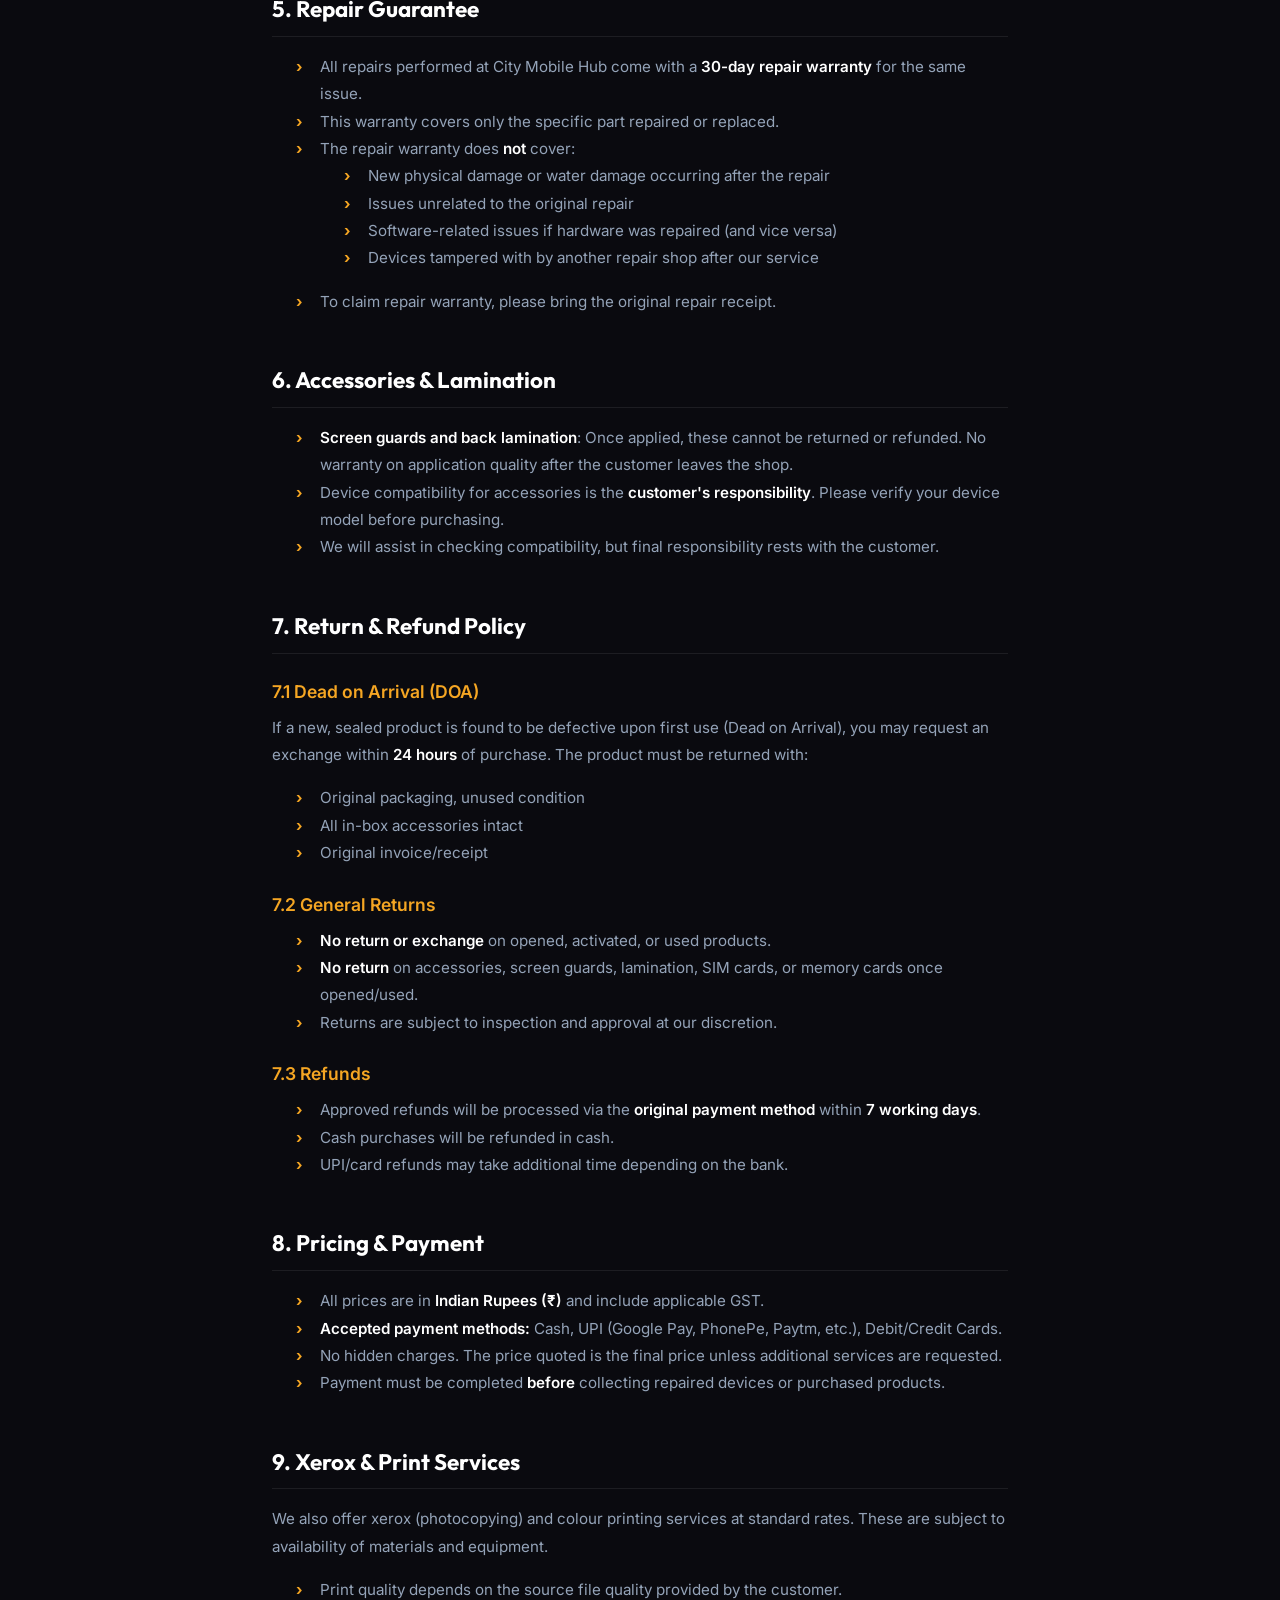
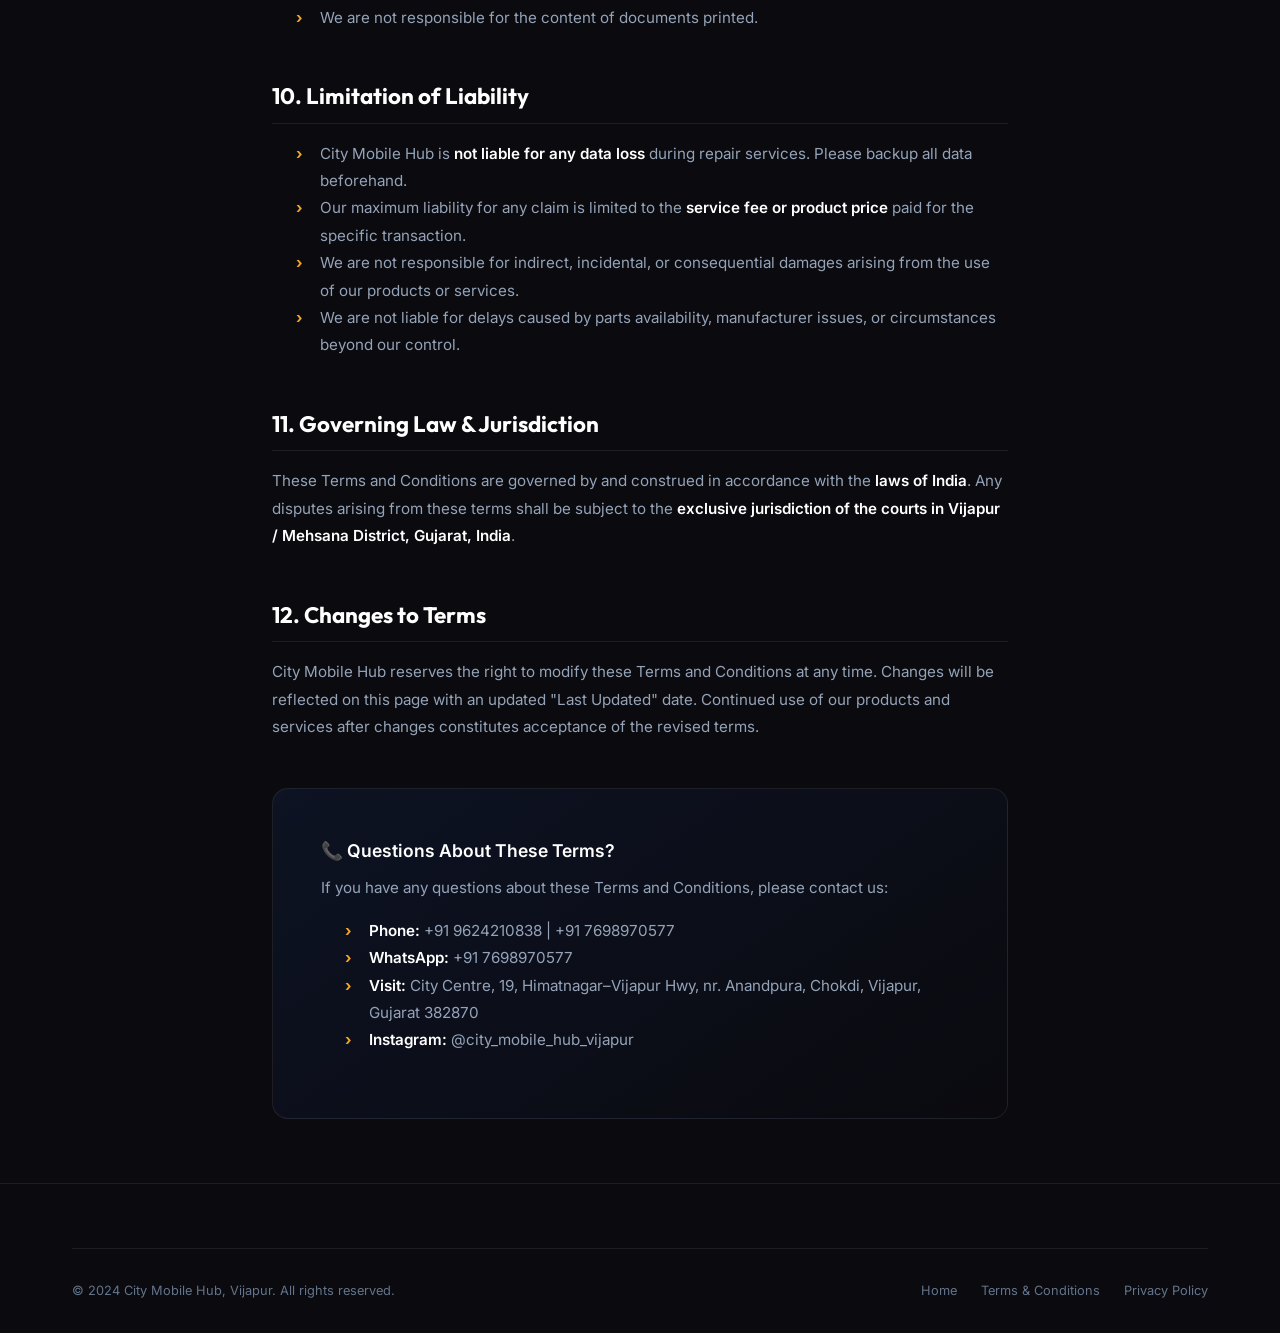
<file: terms.html>
<!DOCTYPE html>
<html lang="en">
<head>
  <meta charset="UTF-8">
  <meta name="viewport" content="width=device-width, initial-scale=1.0">
  <title>Terms & Conditions — City Mobile Hub, Vijapur</title>
  <meta name="description" content="Terms and Conditions for City Mobile Hub, Vijapur. Read our policies on product sales, repair services, warranty, returns, and more.">
  <link rel="stylesheet" href="css/styles.css">
  <link rel="icon" type="image/svg+xml" href="data:image/svg+xml,<svg xmlns='http://www.w3.org/2000/svg' viewBox='0 0 100 100'><text y='.9em' font-size='90'>📱</text></svg>">
</head>
<body>

  <!-- Navbar -->
  <nav id="navbar" class="navbar scrolled">
    <div class="container">
      <a href="index.html" class="nav-logo">
        <div class="nav-logo-icon">CM</div>
        <span>CITY </span><span>MOBILE </span><span>HUB</span>
      </a>
      <div id="nav-links" class="nav-links">
        <a href="index.html#services">Services</a>
        <a href="index.html#products">Accessories</a>
        <a href="index.html#repair">Repair</a>
        <a href="index.html#location">Location</a>
        <a href="tel:+919624210838" class="nav-cta">📞 Call Now</a>
      </div>
      <button id="nav-toggle" class="nav-toggle" aria-label="Toggle navigation">
        <span></span>
        <span></span>
        <span></span>
      </button>
    </div>
  </nav>

  <!-- Legal Page Content -->
  <div class="legal-page">
    <div class="legal-content">
      <h1>Terms & Conditions</h1>
      <p class="legal-updated">Last Updated: September 2024</p>

      <p>Welcome to City Mobile Hub ("we," "our," or "us"). These Terms and Conditions govern your purchase of products, use of repair services, and interaction with our shop located in Vijapur, Gujarat, India. By purchasing from or availing services at City Mobile Hub, you agree to these terms.</p>

      <div class="legal-highlight">
        <p><strong>Shop Name:</strong> City Mobile Hub<br>
        <strong>Location:</strong> City Centre, 19, Himatnagar–Vijapur Hwy, nr. Anandpura, Chokdi, Ishwarkrpura Society, Vijapur, Gujarat 382870<br>
        <strong>Contact:</strong> +91 9624210838 | +91 7698970577</p>
      </div>

      <h2>1. General Terms</h2>
      <p>By making a purchase or availing any service at City Mobile Hub, you acknowledge that you have read, understood, and agreed to be bound by these Terms and Conditions. We reserve the right to update these terms at any time without prior notice. The latest version will always be available on our website.</p>
      <ul>
        <li>These terms apply to all transactions at City Mobile Hub, whether in-store or via phone/WhatsApp orders.</li>
        <li>Customers must be 18 years or older, or accompanied by a parent/guardian, to make purchases.</li>
        <li>A valid government-issued ID may be required for certain transactions (e.g., SIM card purchases).</li>
      </ul>

      <h2>2. Product Sales</h2>
      <h3>2.1 Genuine Products</h3>
      <p>All mobile phones and accessories sold at City Mobile Hub are 100% genuine and sourced from authorised distributors. We deal in the following brands: <strong>iPhone (Apple), Samsung, Oppo, Vivo, OnePlus, Mi (Xiaomi)</strong>, and other brands as available.</p>

      <h3>2.2 Pricing</h3>
      <ul>
        <li>All prices displayed are in Indian Rupees (₹) and are <strong>inclusive of applicable GST</strong>.</li>
        <li>Prices are subject to change without prior notice based on market conditions and manufacturer pricing.</li>
        <li>We strive to offer the best prices; however, price matching is at our sole discretion.</li>
      </ul>

      <h3>2.3 Availability</h3>
      <p>Product availability is not guaranteed. Stock levels may vary. We recommend calling or messaging us on WhatsApp to confirm availability before visiting the store.</p>

      <h3>2.4 Bill & Invoice</h3>
      <p>A proper GST bill/invoice will be issued for every purchase. Please retain your invoice for warranty and return purposes. We are not responsible for lost invoices, though we maintain digital records.</p>

      <h2>3. Warranty Policy</h2>
      <h3>3.1 Manufacturer Warranty</h3>
      <ul>
        <li>All new mobile phones come with the <strong>manufacturer's standard warranty</strong> (typically 1 year for handsets, 6 months for in-box accessories).</li>
        <li>Warranty claims are processed through the respective brand's authorised service centre.</li>
        <li>We will assist you in the warranty claim process but are not directly liable for warranty fulfilment.</li>
      </ul>

      <h3>3.2 Accessories Warranty</h3>
      <ul>
        <li>Third-party accessories may or may not carry a warranty. Please check at the time of purchase.</li>
        <li>Warranty on accessories (if applicable) covers manufacturing defects only, not wear and tear or physical damage.</li>
      </ul>

      <h3>3.3 Warranty Void Conditions</h3>
      <p>Warranty on any product is void if:</p>
      <ul>
        <li>The product has been tampered with, repaired, or modified by an unauthorised party.</li>
        <li>Physical damage, water damage, or misuse is evident.</li>
        <li>The original invoice is not presented.</li>
        <li>Serial numbers or IMEI have been altered or removed.</li>
      </ul>

      <h2>4. Repair Services</h2>
      <h3>4.1 Service Scope</h3>
      <p>City Mobile Hub provides repair services for all brands, including but not limited to:</p>
      <ul>
        <li>Screen replacement (original & compatible)</li>
        <li>Battery replacement</li>
        <li>Charging port repair</li>
        <li>Water damage recovery</li>
        <li>Software repair, OS updates, and virus removal</li>
        <li>Back lamination</li>
      </ul>

      <h3>4.2 Diagnosis & Estimates</h3>
      <ul>
        <li>A preliminary diagnosis will be performed to assess the issue. This may take 15–60 minutes depending on complexity.</li>
        <li>An estimated repair cost and time will be provided <strong>before</strong> any repair is initiated.</li>
        <li>Actual repair time may vary. We will keep you informed via WhatsApp or phone call.</li>
      </ul>

      <h3>4.3 Diagnosis Fee</h3>
      <p>If you decline the repair after diagnosis, a <strong>nominal diagnosis fee</strong> may apply. This will be communicated upfront.</p>

      <h3>4.4 Data & Backup</h3>
      <div class="legal-highlight">
        <p><strong>⚠️ Important:</strong> Please backup all data (photos, contacts, messages, apps) before handing over your device for repair. City Mobile Hub is <strong>not responsible for any data loss</strong> during the repair process. We do not access personal data on your device unless necessary for testing.</p>
      </div>

      <h3>4.5 Unclaimed Devices</h3>
      <p>Devices left uncollected for more than <strong>90 days</strong> after repair completion (or after communication of non-repair) will be considered abandoned. We are not responsible for such devices. Disposal will be at our discretion.</p>

      <h2>5. Repair Guarantee</h2>
      <ul>
        <li>All repairs performed at City Mobile Hub come with a <strong>30-day repair warranty</strong> for the same issue.</li>
        <li>This warranty covers only the specific part repaired or replaced.</li>
        <li>The repair warranty does <strong>not</strong> cover:
          <ul>
            <li>New physical damage or water damage occurring after the repair</li>
            <li>Issues unrelated to the original repair</li>
            <li>Software-related issues if hardware was repaired (and vice versa)</li>
            <li>Devices tampered with by another repair shop after our service</li>
          </ul>
        </li>
        <li>To claim repair warranty, please bring the original repair receipt.</li>
      </ul>

      <h2>6. Accessories & Lamination</h2>
      <ul>
        <li><strong>Screen guards and back lamination</strong>: Once applied, these cannot be returned or refunded. No warranty on application quality after the customer leaves the shop.</li>
        <li>Device compatibility for accessories is the <strong>customer's responsibility</strong>. Please verify your device model before purchasing.</li>
        <li>We will assist in checking compatibility, but final responsibility rests with the customer.</li>
      </ul>

      <h2>7. Return & Refund Policy</h2>
      <h3>7.1 Dead on Arrival (DOA)</h3>
      <p>If a new, sealed product is found to be defective upon first use (Dead on Arrival), you may request an exchange within <strong>24 hours</strong> of purchase. The product must be returned with:</p>
      <ul>
        <li>Original packaging, unused condition</li>
        <li>All in-box accessories intact</li>
        <li>Original invoice/receipt</li>
      </ul>

      <h3>7.2 General Returns</h3>
      <ul>
        <li><strong>No return or exchange</strong> on opened, activated, or used products.</li>
        <li><strong>No return</strong> on accessories, screen guards, lamination, SIM cards, or memory cards once opened/used.</li>
        <li>Returns are subject to inspection and approval at our discretion.</li>
      </ul>

      <h3>7.3 Refunds</h3>
      <ul>
        <li>Approved refunds will be processed via the <strong>original payment method</strong> within <strong>7 working days</strong>.</li>
        <li>Cash purchases will be refunded in cash.</li>
        <li>UPI/card refunds may take additional time depending on the bank.</li>
      </ul>

      <h2>8. Pricing & Payment</h2>
      <ul>
        <li>All prices are in <strong>Indian Rupees (₹)</strong> and include applicable GST.</li>
        <li><strong>Accepted payment methods:</strong> Cash, UPI (Google Pay, PhonePe, Paytm, etc.), Debit/Credit Cards.</li>
        <li>No hidden charges. The price quoted is the final price unless additional services are requested.</li>
        <li>Payment must be completed <strong>before</strong> collecting repaired devices or purchased products.</li>
      </ul>

      <h2>9. Xerox & Print Services</h2>
      <p>We also offer xerox (photocopying) and colour printing services at standard rates. These are subject to availability of materials and equipment.</p>
      <ul>
        <li>Print quality depends on the source file quality provided by the customer.</li>
        <li>We are not responsible for the content of documents printed.</li>
      </ul>

      <h2>10. Limitation of Liability</h2>
      <ul>
        <li>City Mobile Hub is <strong>not liable for any data loss</strong> during repair services. Please backup all data beforehand.</li>
        <li>Our maximum liability for any claim is limited to the <strong>service fee or product price</strong> paid for the specific transaction.</li>
        <li>We are not responsible for indirect, incidental, or consequential damages arising from the use of our products or services.</li>
        <li>We are not liable for delays caused by parts availability, manufacturer issues, or circumstances beyond our control.</li>
      </ul>

      <h2>11. Governing Law & Jurisdiction</h2>
      <p>These Terms and Conditions are governed by and construed in accordance with the <strong>laws of India</strong>. Any disputes arising from these terms shall be subject to the <strong>exclusive jurisdiction of the courts in Vijapur / Mehsana District, Gujarat, India</strong>.</p>

      <h2>12. Changes to Terms</h2>
      <p>City Mobile Hub reserves the right to modify these Terms and Conditions at any time. Changes will be reflected on this page with an updated "Last Updated" date. Continued use of our products and services after changes constitutes acceptance of the revised terms.</p>

      <div class="legal-contact-box">
        <h3>📞 Questions About These Terms?</h3>
        <p>If you have any questions about these Terms and Conditions, please contact us:</p>
        <ul>
          <li><strong>Phone:</strong> <a href="tel:+919624210838">+91 9624210838</a> | <a href="tel:+917698970577">+91 7698970577</a></li>
          <li><strong>WhatsApp:</strong> <a href="https://wa.me/917698970577" target="_blank" rel="noopener">+91 7698970577</a></li>
          <li><strong>Visit:</strong> City Centre, 19, Himatnagar–Vijapur Hwy, nr. Anandpura, Chokdi, Vijapur, Gujarat 382870</li>
          <li><strong>Instagram:</strong> <a href="https://www.instagram.com/city_mobile_hub_vijapur/" target="_blank" rel="noopener">@city_mobile_hub_vijapur</a></li>
        </ul>
      </div>

    </div>
  </div>

  <!-- Footer -->
  <footer class="footer">
    <div class="container">
      <div class="footer-bottom">
        <p>© 2024 City Mobile Hub, Vijapur. All rights reserved.</p>
        <div class="footer-bottom-links">
          <a href="index.html">Home</a>
          <a href="terms.html">Terms & Conditions</a>
          <a href="privacy.html">Privacy Policy</a>
        </div>
      </div>
    </div>
  </footer>

  <script src="js/main.js"></script>
</body>
</html>
</file>
<file: css/styles.css>
/* ============================================
   CITY MOBILE HUB — Design System & Styles
   ============================================ */

/* ---------- Google Fonts ---------- */
@import url('https://fonts.googleapis.com/css2?family=Inter:wght@300;400;500;600;700;800;900&family=Outfit:wght@400;500;600;700;800;900&display=swap');

/* ---------- CSS Custom Properties ---------- */
:root {
  /* Colors */
  --clr-bg-primary: #0a0a0f;
  --clr-bg-secondary: #0f1629;
  --clr-bg-card: rgba(15, 22, 41, 0.7);
  --clr-bg-card-hover: rgba(20, 30, 55, 0.85);
  --clr-gold: #f5a623;
  --clr-gold-light: #ffd675;
  --clr-blue: #3b82f6;
  --clr-blue-light: #60a5fa;
  --clr-cyan: #06d6a0;
  --clr-green: #10b981;
  --clr-red: #ef4444;
  --clr-purple: #a855f7;
  --clr-text: #ffffff;
  --clr-text-muted: #94a3b8;
  --clr-text-dim: #64748b;
  --clr-border: rgba(255, 255, 255, 0.08);
  --clr-border-hover: rgba(245, 166, 35, 0.3);
  --clr-glass: rgba(255, 255, 255, 0.05);
  --clr-glass-strong: rgba(255, 255, 255, 0.1);
  --clr-overlay: rgba(10, 10, 15, 0.85);

  /* Gradients */
  --grad-gold: linear-gradient(135deg, #f5a623, #ffd675);
  --grad-blue: linear-gradient(135deg, #3b82f6, #60a5fa);
  --grad-dark: linear-gradient(180deg, #0a0a0f 0%, #0f1629 100%);
  --grad-card: linear-gradient(145deg, rgba(15, 22, 41, 0.8), rgba(10, 10, 15, 0.9));
  --grad-shine: linear-gradient(90deg, transparent, rgba(255, 255, 255, 0.08), transparent);
  --grad-hero: radial-gradient(ellipse at 50% 0%, rgba(59, 130, 246, 0.15) 0%, transparent 60%),
               radial-gradient(ellipse at 80% 50%, rgba(245, 166, 35, 0.08) 0%, transparent 50%);

  /* Typography */
  --font-primary: 'Inter', -apple-system, BlinkMacSystemFont, sans-serif;
  --font-display: 'Outfit', 'Inter', sans-serif;

  /* Spacing */
  --space-xs: 0.25rem;
  --space-sm: 0.5rem;
  --space-md: 1rem;
  --space-lg: 1.5rem;
  --space-xl: 2rem;
  --space-2xl: 3rem;
  --space-3xl: 4rem;
  --space-4xl: 6rem;
  --space-section: 6rem;

  /* Border Radius */
  --radius-sm: 8px;
  --radius-md: 12px;
  --radius-lg: 16px;
  --radius-xl: 24px;
  --radius-full: 9999px;

  /* Shadows */
  --shadow-sm: 0 2px 8px rgba(0, 0, 0, 0.3);
  --shadow-md: 0 4px 16px rgba(0, 0, 0, 0.4);
  --shadow-lg: 0 8px 32px rgba(0, 0, 0, 0.5);
  --shadow-glow-gold: 0 0 20px rgba(245, 166, 35, 0.3);
  --shadow-glow-blue: 0 0 20px rgba(59, 130, 246, 0.3);
  --shadow-glow-cyan: 0 0 20px rgba(6, 214, 160, 0.3);

  /* Transitions */
  --transition-fast: 0.2s cubic-bezier(0.4, 0, 0.2, 1);
  --transition-base: 0.3s cubic-bezier(0.4, 0, 0.2, 1);
  --transition-slow: 0.5s cubic-bezier(0.4, 0, 0.2, 1);
  --transition-spring: 0.6s cubic-bezier(0.34, 1.56, 0.64, 1);
}

/* ---------- Reset & Base ---------- */
*,
*::before,
*::after {
  margin: 0;
  padding: 0;
  box-sizing: border-box;
}

html {
  scroll-behavior: smooth;
  font-size: 16px;
  -webkit-font-smoothing: antialiased;
  -moz-osx-font-smoothing: grayscale;
}

body {
  font-family: var(--font-primary);
  background: var(--clr-bg-primary);
  color: var(--clr-text);
  line-height: 1.6;
  overflow-x: hidden;
  min-height: 100vh;
}

a {
  color: inherit;
  text-decoration: none;
  transition: color var(--transition-fast);
}

img {
  max-width: 100%;
  height: auto;
  display: block;
}

button {
  cursor: pointer;
  border: none;
  outline: none;
  font-family: inherit;
}

ul, ol {
  list-style: none;
}

/* ---------- Preloader ---------- */
.preloader {
  position: fixed;
  inset: 0;
  z-index: 10000;
  background: var(--clr-bg-primary);
  display: flex;
  flex-direction: column;
  align-items: center;
  justify-content: center;
  gap: var(--space-lg);
  transition: opacity 0.6s ease, visibility 0.6s ease;
}

.preloader.hidden {
  opacity: 0;
  visibility: hidden;
  pointer-events: none;
}

.preloader-logo {
  width: 80px;
  height: 80px;
  animation: preloaderPulse 1.5s ease-in-out infinite;
}

.preloader-bar {
  width: 200px;
  height: 3px;
  background: var(--clr-border);
  border-radius: var(--radius-full);
  overflow: hidden;
}

.preloader-bar::after {
  content: '';
  display: block;
  width: 40%;
  height: 100%;
  background: var(--grad-gold);
  border-radius: var(--radius-full);
  animation: preloaderSlide 1.2s ease-in-out infinite;
}

@keyframes preloaderPulse {
  0%, 100% { transform: scale(1); opacity: 0.8; }
  50% { transform: scale(1.1); opacity: 1; }
}

@keyframes preloaderSlide {
  0% { transform: translateX(-100%); }
  100% { transform: translateX(350%); }
}

/* ---------- Utility Classes ---------- */
.container {
  width: 100%;
  max-width: 1200px;
  margin: 0 auto;
  padding: 0 var(--space-xl);
}

.section {
  padding: var(--space-section) 0;
  position: relative;
}

.section-header {
  text-align: center;
  margin-bottom: var(--space-3xl);
}

.section-badge {
  display: inline-flex;
  align-items: center;
  gap: var(--space-sm);
  padding: var(--space-xs) var(--space-md);
  background: var(--clr-glass);
  border: 1px solid var(--clr-border);
  border-radius: var(--radius-full);
  font-size: 0.8rem;
  font-weight: 500;
  color: var(--clr-gold);
  text-transform: uppercase;
  letter-spacing: 0.1em;
  margin-bottom: var(--space-lg);
}

.section-title {
  font-family: var(--font-display);
  font-size: clamp(2rem, 5vw, 3rem);
  font-weight: 800;
  line-height: 1.2;
  margin-bottom: var(--space-md);
  background: linear-gradient(135deg, var(--clr-text) 0%, var(--clr-text-muted) 100%);
  -webkit-background-clip: text;
  -webkit-text-fill-color: transparent;
  background-clip: text;
}

.section-title .highlight {
  background: var(--grad-gold);
  -webkit-background-clip: text;
  -webkit-text-fill-color: transparent;
  background-clip: text;
}

.section-subtitle {
  font-size: 1.05rem;
  color: var(--clr-text-muted);
  max-width: 600px;
  margin: 0 auto;
  line-height: 1.7;
}

/* ---------- Scroll Animations ---------- */
.animate-on-scroll {
  opacity: 0;
  transform: translateY(40px);
  transition: opacity 0.7s ease, transform 0.7s ease;
}

.animate-on-scroll.visible {
  opacity: 1;
  transform: translateY(0);
}

.animate-on-scroll.delay-1 { transition-delay: 0.1s; }
.animate-on-scroll.delay-2 { transition-delay: 0.2s; }
.animate-on-scroll.delay-3 { transition-delay: 0.3s; }
.animate-on-scroll.delay-4 { transition-delay: 0.4s; }
.animate-on-scroll.delay-5 { transition-delay: 0.5s; }
.animate-on-scroll.delay-6 { transition-delay: 0.6s; }

.animate-scale {
  opacity: 0;
  transform: scale(0.8);
  transition: opacity 0.6s ease, transform 0.6s var(--transition-spring);
}

.animate-scale.visible {
  opacity: 1;
  transform: scale(1);
}

.animate-left {
  opacity: 0;
  transform: translateX(-60px);
  transition: opacity 0.7s ease, transform 0.7s ease;
}

.animate-left.visible {
  opacity: 1;
  transform: translateX(0);
}

.animate-right {
  opacity: 0;
  transform: translateX(60px);
  transition: opacity 0.7s ease, transform 0.7s ease;
}

.animate-right.visible {
  opacity: 1;
  transform: translateX(0);
}

/* ---------- Navbar ---------- */
.navbar {
  position: fixed;
  top: 0;
  left: 0;
  right: 0;
  z-index: 1000;
  padding: var(--space-md) 0;
  transition: background var(--transition-base), padding var(--transition-base),
              box-shadow var(--transition-base);
}

.navbar.scrolled {
  background: rgba(10, 10, 15, 0.95);
  backdrop-filter: blur(20px);
  -webkit-backdrop-filter: blur(20px);
  padding: var(--space-sm) 0;
  box-shadow: 0 2px 20px rgba(0, 0, 0, 0.3);
  border-bottom: 1px solid var(--clr-border);
}

.navbar .container {
  display: flex;
  align-items: center;
  justify-content: space-between;
}

.nav-logo {
  display: flex;
  align-items: center;
  gap: var(--space-sm);
  font-family: var(--font-display);
  font-weight: 800;
  font-size: 1.3rem;
  z-index: 1001;
}

.nav-logo-icon {
  width: 40px;
  height: 40px;
  background: var(--grad-gold);
  border-radius: var(--radius-md);
  display: flex;
  align-items: center;
  justify-content: center;
  font-weight: 900;
  font-size: 0.9rem;
  color: var(--clr-bg-primary);
  position: relative;
  overflow: hidden;
}

.nav-logo-icon::after {
  content: '';
  position: absolute;
  inset: 0;
  background: var(--grad-shine);
  animation: shimmer 3s infinite;
}

@keyframes shimmer {
  0% { transform: translateX(-100%); }
  100% { transform: translateX(100%); }
}

.nav-logo span:first-of-type { color: var(--clr-text); }
.nav-logo span:nth-of-type(2) { color: var(--clr-gold); }
.nav-logo span:last-of-type { color: var(--clr-text); }

.nav-links {
  display: flex;
  align-items: center;
  gap: var(--space-xl);
}

.nav-links a {
  font-size: 0.9rem;
  font-weight: 500;
  color: var(--clr-text-muted);
  position: relative;
  padding: var(--space-xs) 0;
}

.nav-links a::after {
  content: '';
  position: absolute;
  bottom: -2px;
  left: 0;
  width: 0;
  height: 2px;
  background: var(--grad-gold);
  border-radius: var(--radius-full);
  transition: width var(--transition-base);
}

.nav-links a:hover {
  color: var(--clr-text);
}

.nav-links a:hover::after {
  width: 100%;
}

.nav-cta {
  display: inline-flex;
  align-items: center;
  gap: var(--space-sm);
  padding: var(--space-sm) var(--space-lg);
  background: var(--grad-gold);
  color: var(--clr-bg-primary) !important;
  font-weight: 700 !important;
  border-radius: var(--radius-full);
  font-size: 0.85rem !important;
  transition: transform var(--transition-fast), box-shadow var(--transition-fast) !important;
}

.nav-cta::after {
  display: none !important;
}

.nav-cta:hover {
  transform: translateY(-2px);
  box-shadow: var(--shadow-glow-gold);
}

/* Mobile Menu Toggle */
.nav-toggle {
  display: none;
  flex-direction: column;
  gap: 5px;
  background: none;
  padding: var(--space-sm);
  z-index: 1001;
}

.nav-toggle span {
  width: 24px;
  height: 2px;
  background: var(--clr-text);
  border-radius: var(--radius-full);
  transition: var(--transition-base);
}

.nav-toggle.active span:nth-child(1) {
  transform: rotate(45deg) translate(5px, 5px);
}

.nav-toggle.active span:nth-child(2) {
  opacity: 0;
}

.nav-toggle.active span:nth-child(3) {
  transform: rotate(-45deg) translate(5px, -5px);
}

/* ---------- Hero Section ---------- */
.hero {
  position: relative;
  min-height: 100vh;
  display: flex;
  flex-direction: column;
  align-items: center;
  overflow: hidden;
  background: var(--clr-bg-primary);
  padding-bottom: 0;
}

.hero-bg {
  position: absolute;
  inset: 0;
  z-index: 0;
}

.hero-bg img {
  width: 100%;
  height: 100%;
  object-fit: cover;
  opacity: 0.55;
}

.hero-bg::after {
  content: '';
  position: absolute;
  inset: 0;
  background: 
    radial-gradient(ellipse at center top, transparent 0%, rgba(10, 10, 15, 0.6) 70%),
    linear-gradient(180deg, rgba(10, 10, 15, 0.2) 0%, rgba(10, 10, 15, 0.85) 100%);
}

#particles-canvas {
  position: absolute;
  inset: 0;
  width: 100%;
  height: 100%;
  pointer-events: none;
  z-index: 1;
}

/* --- Centered Hero Content --- */
.hero-center {
  position: relative;
  z-index: 2;
  text-align: center;
  max-width: 1000px;
  margin: 0 auto;
  padding: 130px var(--space-xl) var(--space-2xl);
}

.hero-pre-tagline {
  font-size: 0.85rem;
  font-weight: 600;
  color: var(--clr-text-muted);
  letter-spacing: 0.25em;
  text-transform: uppercase;
  margin-bottom: var(--space-xl);
  animation: fadeInDown 1s ease forwards;
  opacity: 0;
}

@keyframes fadeInDown {
  from { opacity: 0; transform: translateY(-20px); }
  to { opacity: 1; transform: translateY(0); }
}

/* CM Gear Logo */
.hero-logo-wrap {
  display: flex;
  justify-content: center;
  margin-bottom: var(--space-lg);
  animation: fadeInUp 0.8s ease 0.1s forwards;
  opacity: 0;
}

.hero-cm-logo {
  width: 120px;
  height: 120px;
  filter: drop-shadow(0 0 25px rgba(245, 166, 35, 0.5)) drop-shadow(0 0 60px rgba(59, 130, 246, 0.3));
  animation: logoFloat 4s ease-in-out infinite;
}

@keyframes logoFloat {
  0%, 100% { transform: translateY(0); }
  50% { transform: translateY(-10px); }
}

.hero-title {
  font-family: var(--font-display);
  font-size: clamp(3rem, 8vw, 5.5rem);
  font-weight: 900;
  line-height: 1.05;
  margin-bottom: var(--space-sm);
  animation: fadeInUp 1s ease 0.2s forwards;
  opacity: 0;
  letter-spacing: 0.02em;
}

.hero-title .text-city { color: var(--clr-text); }
.hero-title .text-mobile {
  color: var(--clr-gold);
  text-shadow: 0 0 50px rgba(245, 166, 35, 0.4), 0 0 100px rgba(245, 166, 35, 0.15);
}
.hero-title .text-hub { color: var(--clr-text); }

@keyframes fadeInUp {
  from { opacity: 0; transform: translateY(30px); }
  to { opacity: 1; transform: translateY(0); }
}

.hero-tagline {
  font-size: clamp(1.1rem, 2.5vw, 1.4rem);
  color: var(--clr-text-muted);
  margin-bottom: var(--space-2xl);
  animation: fadeInUp 1s ease 0.4s forwards;
  opacity: 0;
  font-weight: 400;
  letter-spacing: 0.05em;
  min-height: 2em;
}

.hero-tagline .typewriter {
  color: var(--clr-cyan);
  font-weight: 600;
  border-right: 2px solid var(--clr-cyan);
  padding-right: 4px;
  animation: blink 0.8s step-end infinite;
}

@keyframes blink {
  50% { border-color: transparent; }
}

/* Service Info Pills */
.hero-pills {
  display: flex;
  align-items: stretch;
  justify-content: center;
  gap: var(--space-md);
  margin-bottom: var(--space-2xl);
  flex-wrap: wrap;
  animation: fadeInUp 1s ease 0.5s forwards;
  opacity: 0;
}

.hero-pill {
  display: flex;
  align-items: center;
  gap: var(--space-md);
  padding: var(--space-md) var(--space-lg);
  background: rgba(255, 255, 255, 0.05);
  backdrop-filter: blur(15px);
  -webkit-backdrop-filter: blur(15px);
  border: 1px solid rgba(255, 255, 255, 0.1);
  border-radius: var(--radius-lg);
  text-align: left;
  transition: all var(--transition-base);
  min-width: 200px;
}

.hero-pill:hover {
  border-color: var(--clr-gold);
  background: rgba(245, 166, 35, 0.06);
  transform: translateY(-4px);
  box-shadow: 0 8px 30px rgba(245, 166, 35, 0.1);
}

.hero-pill-icon {
  font-size: 1.8rem;
  flex-shrink: 0;
}

.hero-pill strong {
  display: block;
  font-family: var(--font-display);
  font-size: 0.85rem;
  font-weight: 800;
  color: var(--clr-gold);
  letter-spacing: 0.08em;
}

.hero-pill small {
  font-size: 0.72rem;
  color: var(--clr-text-muted);
  font-weight: 400;
}

/* Brand Color Pills */
.hero-brand-strip {
  display: flex;
  align-items: center;
  justify-content: center;
  gap: var(--space-sm);
  margin-bottom: var(--space-2xl);
  flex-wrap: wrap;
  animation: fadeInUp 1s ease 0.6s forwards;
  opacity: 0;
}

.hero-brand-pill {
  padding: 8px 18px;
  border-radius: var(--radius-sm);
  font-family: var(--font-display);
  font-weight: 800;
  font-size: 0.8rem;
  letter-spacing: 0.03em;
  transition: all var(--transition-base);
  cursor: default;
}

.hero-brand-pill:hover {
  transform: translateY(-3px) scale(1.05);
  box-shadow: 0 6px 20px rgba(0, 0, 0, 0.3);
}

/* CTA Buttons */
.hero-buttons {
  display: flex;
  align-items: center;
  justify-content: center;
  gap: var(--space-md);
  flex-wrap: wrap;
  animation: fadeInUp 1s ease 0.7s forwards;
  opacity: 0;
  margin-bottom: var(--space-lg);
}

/* Instagram Link */
.hero-contact-row {
  animation: fadeInUp 1s ease 0.8s forwards;
  opacity: 0;
}

.hero-social-link {
  font-size: 0.85rem;
  color: var(--clr-text-dim);
  transition: color var(--transition-fast);
}

.hero-social-link:hover {
  color: var(--clr-gold);
}

/* Photo Strip */
.hero-photos-strip {
  position: relative;
  z-index: 2;
  display: grid;
  grid-template-columns: repeat(3, 1fr);
  gap: var(--space-md);
  width: 100%;
  max-width: 1200px;
  margin: var(--space-xl) auto 0;
  padding: 0 var(--space-xl);
  animation: fadeInUp 1s ease 0.9s forwards;
  opacity: 0;
}

.hero-photo-card {
  position: relative;
  border-radius: var(--radius-lg);
  overflow: hidden;
  border: 1px solid rgba(255, 255, 255, 0.08);
  transition: all var(--transition-base);
  cursor: default;
}

.hero-photo-card:hover {
  transform: translateY(-6px);
  border-color: rgba(245, 166, 35, 0.3);
  box-shadow: 0 12px 40px rgba(0, 0, 0, 0.4);
}

.hero-photo-card img {
  width: 100%;
  height: 180px;
  object-fit: cover;
  transition: transform var(--transition-slow);
}

.hero-photo-card:hover img {
  transform: scale(1.08);
}

.hero-photo-card span {
  position: absolute;
  bottom: 0;
  left: 0;
  right: 0;
  padding: var(--space-sm) var(--space-md);
  background: linear-gradient(to top, rgba(10, 10, 15, 0.9), transparent);
  font-size: 0.78rem;
  font-weight: 600;
  color: var(--clr-gold);
}

/* Stats Strip */
.hero-stats-strip {
  position: relative;
  z-index: 2;
  display: flex;
  align-items: center;
  justify-content: center;
  gap: var(--space-xl);
  width: 100%;
  max-width: 900px;
  margin: var(--space-2xl) auto var(--space-xl);
  padding: var(--space-lg) var(--space-2xl);
  background: rgba(255, 255, 255, 0.04);
  backdrop-filter: blur(20px);
  -webkit-backdrop-filter: blur(20px);
  border: 1px solid rgba(255, 255, 255, 0.06);
  border-radius: var(--radius-xl);
  animation: fadeInUp 1s ease 1s forwards;
  opacity: 0;
}

.hero-stat {
  text-align: center;
  flex: 1;
}

.hero-stat-number {
  font-family: var(--font-display);
  font-size: 2rem;
  font-weight: 800;
  color: var(--clr-gold);
  line-height: 1.2;
}

.hero-stat-label {
  font-size: 0.75rem;
  color: var(--clr-text-muted);
  margin-top: 4px;
  text-transform: uppercase;
  letter-spacing: 0.05em;
}

.hero-stat-divider {
  width: 1px;
  height: 40px;
  background: rgba(255, 255, 255, 0.1);
  flex-shrink: 0;
}

/* About / Shop Gallery Section */
.about {
  background: var(--clr-bg-secondary);
  position: relative;
  overflow: hidden;
}

.about-wrapper {
  display: grid;
  grid-template-columns: 1fr 1fr;
  gap: var(--space-3xl);
  align-items: center;
}

.about-gallery {
  display: grid;
  grid-template-columns: 1fr 1fr;
  gap: var(--space-md);
}

.about-gallery-item {
  border-radius: var(--radius-lg);
  overflow: hidden;
  border: 1px solid var(--clr-border);
  transition: transform var(--transition-base);
}

.about-gallery-item:hover {
  transform: translateY(-4px);
}

.about-gallery-item img {
  width: 100%;
  height: 200px;
  object-fit: cover;
  transition: transform var(--transition-slow);
}

.about-gallery-item:hover img {
  transform: scale(1.05);
}

.about-gallery-item:first-child {
  grid-column: 1 / -1;
}

.about-gallery-item:first-child img {
  height: 260px;
}

.about-content h2 {
  font-family: var(--font-display);
  font-size: clamp(1.8rem, 4vw, 2.5rem);
  font-weight: 800;
  line-height: 1.2;
  margin-bottom: var(--space-md);
}

.about-content .highlight {
  background: var(--grad-gold);
  -webkit-background-clip: text;
  -webkit-text-fill-color: transparent;
  background-clip: text;
}

.about-content > p {
  color: var(--clr-text-muted);
  font-size: 1.05rem;
  line-height: 1.7;
  margin-bottom: var(--space-lg);
}

.about-highlights {
  display: grid;
  grid-template-columns: 1fr 1fr;
  gap: var(--space-md);
  margin-bottom: var(--space-xl);
}

.about-highlight-card {
  padding: var(--space-md);
  background: var(--clr-glass);
  border: 1px solid var(--clr-border);
  border-radius: var(--radius-md);
  transition: var(--transition-base);
}

.about-highlight-card:hover {
  border-color: var(--clr-border-hover);
}

.about-highlight-card .icon {
  font-size: 1.5rem;
  margin-bottom: var(--space-sm);
  display: block;
}

.about-highlight-card h4 {
  font-size: 0.9rem;
  font-weight: 700;
  margin-bottom: 4px;
}

.about-highlight-card p {
  font-size: 0.8rem;
  color: var(--clr-text-muted);
}

.btn {
  display: inline-flex;
  align-items: center;
  gap: var(--space-sm);
  padding: var(--space-md) var(--space-2xl);
  border-radius: var(--radius-full);
  font-weight: 700;
  font-size: 0.95rem;
  transition: all var(--transition-base);
  position: relative;
  overflow: hidden;
}

.btn-primary {
  background: var(--grad-gold);
  color: var(--clr-bg-primary);
  box-shadow: 0 4px 20px rgba(245, 166, 35, 0.3);
}

.btn-primary:hover {
  transform: translateY(-3px);
  box-shadow: 0 8px 30px rgba(245, 166, 35, 0.5);
}

.btn-primary::after {
  content: '';
  position: absolute;
  inset: 0;
  background: var(--grad-shine);
  animation: shimmer 3s infinite;
}

.btn-secondary {
  background: transparent;
  color: var(--clr-text);
  border: 1.5px solid var(--clr-border);
}

.btn-secondary:hover {
  border-color: var(--clr-gold);
  background: rgba(245, 166, 35, 0.05);
  transform: translateY(-3px);
}

.btn-whatsapp {
  background: #25d366;
  color: #fff;
  box-shadow: 0 4px 20px rgba(37, 211, 102, 0.3);
}

.btn-whatsapp:hover {
  transform: translateY(-3px);
  box-shadow: 0 8px 30px rgba(37, 211, 102, 0.5);
}

/* Brands Scroll */
.hero-brands {
  margin-top: var(--space-3xl);
  animation: fadeInUp 1s ease 1s forwards;
  opacity: 0;
}

.hero-brands-label {
  font-size: 0.75rem;
  color: var(--clr-text-dim);
  text-transform: uppercase;
  letter-spacing: 0.15em;
  margin-bottom: var(--space-md);
}

.brands-scroll {
  display: flex;
  align-items: center;
  justify-content: center;
  gap: var(--space-2xl);
  flex-wrap: wrap;
}

.brand-item {
  font-family: var(--font-display);
  font-weight: 700;
  font-size: 1.1rem;
  color: var(--clr-text-dim);
  transition: var(--transition-base);
  cursor: default;
  letter-spacing: 0.05em;
}

.brand-item:hover {
  color: var(--clr-gold);
  transform: scale(1.1);
}

/* ---------- Services Section ---------- */
.services {
  background: var(--clr-bg-primary);
  position: relative;
}

.services::before {
  content: '';
  position: absolute;
  top: 0;
  left: 50%;
  transform: translateX(-50%);
  width: 600px;
  height: 600px;
  background: radial-gradient(circle, rgba(59, 130, 246, 0.06) 0%, transparent 70%);
  pointer-events: none;
}

.services-grid {
  display: grid;
  grid-template-columns: repeat(3, 1fr);
  gap: var(--space-xl);
}

.service-card {
  position: relative;
  background: var(--grad-card);
  border: 1px solid var(--clr-border);
  border-radius: var(--radius-lg);
  padding: var(--space-2xl);
  text-align: center;
  transition: all var(--transition-base);
  overflow: hidden;
  cursor: default;
}

.service-card::before {
  content: '';
  position: absolute;
  top: 0;
  left: 0;
  right: 0;
  height: 3px;
  background: var(--grad-gold);
  transform: scaleX(0);
  transform-origin: left;
  transition: transform var(--transition-base);
}

.service-card:hover::before {
  transform: scaleX(1);
}

.service-card:hover {
  transform: translateY(-8px);
  border-color: var(--clr-border-hover);
  box-shadow: var(--shadow-lg), 0 0 40px rgba(245, 166, 35, 0.05);
}

.service-icon {
  width: 70px;
  height: 70px;
  margin: 0 auto var(--space-lg);
  background: var(--clr-glass);
  border: 1px solid var(--clr-border);
  border-radius: var(--radius-lg);
  display: flex;
  align-items: center;
  justify-content: center;
  font-size: 2rem;
  transition: var(--transition-base);
}

.service-card:hover .service-icon {
  background: rgba(245, 166, 35, 0.1);
  border-color: rgba(245, 166, 35, 0.3);
  transform: scale(1.05);
}

.service-card h3 {
  font-family: var(--font-display);
  font-size: 1.3rem;
  font-weight: 700;
  margin-bottom: var(--space-sm);
}

.service-card p {
  color: var(--clr-text-muted);
  font-size: 0.9rem;
  line-height: 1.6;
}

/* ---------- Products Section ---------- */
.products {
  background: var(--clr-bg-secondary);
  position: relative;
}

.products-grid {
  display: grid;
  grid-template-columns: repeat(3, 1fr);
  gap: var(--space-xl);
}

.product-card {
  position: relative;
  background: var(--grad-card);
  border: 1px solid var(--clr-border);
  border-radius: var(--radius-lg);
  overflow: hidden;
  transition: all var(--transition-base);
  cursor: default;
}

.product-card:hover {
  transform: translateY(-6px);
  border-color: var(--clr-border-hover);
  box-shadow: var(--shadow-lg);
}

.product-card-image {
  width: 100%;
  height: 200px;
  overflow: hidden;
  position: relative;
}

.product-card-image img {
  width: 100%;
  height: 100%;
  object-fit: cover;
  transition: transform var(--transition-slow);
}

.product-card:hover .product-card-image img {
  transform: scale(1.08);
}

.product-card-image::after {
  content: '';
  position: absolute;
  bottom: 0;
  left: 0;
  right: 0;
  height: 60%;
  background: linear-gradient(to top, var(--clr-bg-primary), transparent);
  pointer-events: none;
}

.product-card-body {
  padding: var(--space-lg);
}

.product-card-body h3 {
  font-family: var(--font-display);
  font-size: 1.1rem;
  font-weight: 700;
  margin-bottom: var(--space-xs);
}

.product-card-body p {
  color: var(--clr-text-muted);
  font-size: 0.85rem;
}

.product-emoji {
  font-size: 3rem;
  display: block;
  margin-bottom: var(--space-sm);
  transition: transform var(--transition-spring);
}

.product-card:hover .product-emoji {
  transform: scale(1.2) rotate(-5deg);
}

/* Accessory Icon Grid (no-image variant) */
.product-icon-card {
  background: var(--grad-card);
  border: 1px solid var(--clr-border);
  border-radius: var(--radius-lg);
  padding: var(--space-2xl) var(--space-lg);
  text-align: center;
  transition: all var(--transition-base);
  cursor: default;
}

.product-icon-card:hover {
  transform: translateY(-6px);
  border-color: var(--clr-border-hover);
  box-shadow: var(--shadow-lg);
}

.product-icon-card .icon {
  font-size: 2.5rem;
  margin-bottom: var(--space-md);
  display: block;
  transition: transform var(--transition-spring);
}

.product-icon-card:hover .icon {
  transform: scale(1.2) rotate(-8deg);
}

.product-icon-card h4 {
  font-family: var(--font-display);
  font-weight: 700;
  font-size: 1rem;
  margin-bottom: var(--space-xs);
}

.product-icon-card p {
  color: var(--clr-text-muted);
  font-size: 0.8rem;
}

/* ---------- Repair Section ---------- */
.repair {
  background: var(--clr-bg-primary);
  position: relative;
}

.repair-wrapper {
  display: grid;
  grid-template-columns: 1fr 1fr;
  gap: var(--space-3xl);
  align-items: center;
}

.repair-image {
  position: relative;
  border-radius: var(--radius-xl);
  overflow: hidden;
}

.repair-image img {
  width: 100%;
  height: 100%;
  object-fit: cover;
  border-radius: var(--radius-xl);
}

.repair-image::after {
  content: '';
  position: absolute;
  inset: 0;
  border-radius: var(--radius-xl);
  border: 1px solid var(--clr-border);
  pointer-events: none;
}

.repair-badge {
  position: absolute;
  bottom: var(--space-lg);
  left: var(--space-lg);
  display: inline-flex;
  align-items: center;
  gap: var(--space-sm);
  padding: var(--space-sm) var(--space-md);
  background: rgba(10, 10, 15, 0.85);
  backdrop-filter: blur(10px);
  border: 1px solid var(--clr-border);
  border-radius: var(--radius-full);
  font-size: 0.8rem;
  font-weight: 600;
  color: var(--clr-gold);
}

.repair-content h2 {
  font-family: var(--font-display);
  font-size: clamp(1.8rem, 4vw, 2.5rem);
  font-weight: 800;
  line-height: 1.2;
  margin-bottom: var(--space-md);
}

.repair-content .highlight {
  background: var(--grad-gold);
  -webkit-background-clip: text;
  -webkit-text-fill-color: transparent;
  background-clip: text;
}

.repair-content > p {
  color: var(--clr-text-muted);
  margin-bottom: var(--space-2xl);
  font-size: 1.05rem;
  line-height: 1.7;
}

.repair-features {
  display: flex;
  flex-direction: column;
  gap: var(--space-md);
  margin-bottom: var(--space-2xl);
}

.repair-feature {
  display: flex;
  align-items: center;
  gap: var(--space-md);
  padding: var(--space-md);
  background: var(--clr-glass);
  border: 1px solid var(--clr-border);
  border-radius: var(--radius-md);
  transition: var(--transition-base);
}

.repair-feature:hover {
  border-color: var(--clr-border-hover);
  background: rgba(245, 166, 35, 0.03);
}

.repair-feature .icon {
  width: 42px;
  height: 42px;
  background: rgba(245, 166, 35, 0.1);
  border-radius: var(--radius-sm);
  display: flex;
  align-items: center;
  justify-content: center;
  font-size: 1.2rem;
  flex-shrink: 0;
}

.repair-feature-text h4 {
  font-size: 0.95rem;
  font-weight: 600;
  margin-bottom: 2px;
}

.repair-feature-text p {
  color: var(--clr-text-muted);
  font-size: 0.8rem;
}

.repair-guarantee {
  display: inline-flex;
  align-items: center;
  gap: var(--space-sm);
  padding: var(--space-sm) var(--space-lg);
  background: linear-gradient(135deg, rgba(6, 214, 160, 0.1), rgba(6, 214, 160, 0.05));
  border: 1px solid rgba(6, 214, 160, 0.2);
  border-radius: var(--radius-full);
  font-size: 0.85rem;
  font-weight: 600;
  color: var(--clr-cyan);
  position: relative;
  overflow: hidden;
}

.repair-guarantee::after {
  content: '';
  position: absolute;
  inset: 0;
  background: linear-gradient(90deg, transparent, rgba(6, 214, 160, 0.1), transparent);
  animation: shimmer 3s infinite;
}

/* ---------- Brand Carousel Section ---------- */
.brands {
  background: var(--clr-bg-secondary);
  padding: var(--space-3xl) 0;
  overflow: hidden;
}

.brands-carousel {
  display: flex;
  gap: var(--space-3xl);
  animation: scrollBrands 20s linear infinite;
  width: max-content;
}

.brands-carousel:hover {
  animation-play-state: paused;
}

.brand-logo {
  display: flex;
  align-items: center;
  justify-content: center;
  padding: var(--space-md) var(--space-2xl);
  background: var(--clr-glass);
  border: 1px solid var(--clr-border);
  border-radius: var(--radius-md);
  font-family: var(--font-display);
  font-weight: 800;
  font-size: 1.3rem;
  color: var(--clr-text-dim);
  white-space: nowrap;
  transition: var(--transition-base);
  cursor: default;
  min-width: 140px;
}

.brand-logo:hover {
  border-color: var(--clr-border-hover);
  color: var(--clr-gold);
  background: rgba(245, 166, 35, 0.05);
}

@keyframes scrollBrands {
  0% { transform: translateX(0); }
  100% { transform: translateX(-50%); }
}

/* ---------- Instagram Section ---------- */
.instagram {
  background: var(--clr-bg-primary);
  position: relative;
}

.instagram::before {
  content: '';
  position: absolute;
  top: 50%;
  left: 50%;
  transform: translate(-50%, -50%);
  width: 500px;
  height: 500px;
  background: radial-gradient(circle, rgba(168, 85, 247, 0.06) 0%, transparent 70%);
  pointer-events: none;
}

.instagram-grid {
  display: grid;
  grid-template-columns: repeat(3, 1fr);
  gap: var(--space-xl);
  margin-bottom: var(--space-2xl);
}

.instagram-card {
  background: var(--grad-card);
  border: 1px solid var(--clr-border);
  border-radius: var(--radius-lg);
  overflow: hidden;
  transition: all var(--transition-base);
  cursor: pointer;
}

.instagram-card:hover {
  transform: translateY(-6px);
  border-color: rgba(168, 85, 247, 0.3);
  box-shadow: 0 8px 30px rgba(168, 85, 247, 0.1);
}

.instagram-card-image {
  width: 100%;
  aspect-ratio: 1;
  overflow: hidden;
  position: relative;
  background: var(--clr-bg-secondary);
  display: flex;
  align-items: center;
  justify-content: center;
}

.instagram-card-image img {
  width: 100%;
  height: 100%;
  object-fit: cover;
  transition: transform var(--transition-slow);
}

.instagram-card:hover .instagram-card-image img {
  transform: scale(1.05);
}

.instagram-card-overlay {
  position: absolute;
  inset: 0;
  background: rgba(0, 0, 0, 0.5);
  display: flex;
  align-items: center;
  justify-content: center;
  opacity: 0;
  transition: opacity var(--transition-base);
}

.instagram-card:hover .instagram-card-overlay {
  opacity: 1;
}

.instagram-card-overlay span {
  font-size: 1.5rem;
}

.instagram-card-body {
  padding: var(--space-md);
}

.instagram-card-body p {
  font-size: 0.85rem;
  color: var(--clr-text-muted);
  line-height: 1.5;
  display: -webkit-box;
  -webkit-line-clamp: 2;
  -webkit-box-orient: vertical;
  overflow: hidden;
}

.instagram-embed-wrapper {
  max-width: 540px;
  margin: 0 auto var(--space-2xl);
  border-radius: var(--radius-lg);
  overflow: hidden;
}

.instagram-cta {
  text-align: center;
}

.btn-instagram {
  background: linear-gradient(135deg, #f09433, #e6683c, #dc2743, #cc2366, #bc1888);
  color: #fff;
  box-shadow: 0 4px 20px rgba(225, 48, 108, 0.3);
}

.btn-instagram:hover {
  transform: translateY(-3px);
  box-shadow: 0 8px 30px rgba(225, 48, 108, 0.5);
}

/* ---------- Location Section ---------- */
.location {
  background: var(--clr-bg-secondary);
  position: relative;
}

.location-wrapper {
  display: grid;
  grid-template-columns: 1fr 1fr;
  gap: var(--space-3xl);
  align-items: start;
}

.location-map {
  border-radius: var(--radius-xl);
  overflow: hidden;
  border: 1px solid var(--clr-border);
  aspect-ratio: 4/3;
}

.location-map iframe {
  width: 100%;
  height: 100%;
  border: none;
  filter: brightness(0.85) contrast(1.1) saturate(0.8) hue-rotate(200deg);
}

.location-info h2 {
  font-family: var(--font-display);
  font-size: clamp(1.8rem, 4vw, 2.5rem);
  font-weight: 800;
  margin-bottom: var(--space-md);
}

.location-info > p {
  color: var(--clr-text-muted);
  margin-bottom: var(--space-2xl);
  font-size: 1rem;
  line-height: 1.7;
}

.contact-items {
  display: flex;
  flex-direction: column;
  gap: var(--space-md);
  margin-bottom: var(--space-2xl);
}

.contact-item {
  display: flex;
  align-items: flex-start;
  gap: var(--space-md);
  padding: var(--space-md);
  background: var(--clr-glass);
  border: 1px solid var(--clr-border);
  border-radius: var(--radius-md);
  transition: var(--transition-base);
}

.contact-item:hover {
  border-color: var(--clr-border-hover);
  background: rgba(245, 166, 35, 0.03);
}

.contact-item .icon {
  width: 42px;
  height: 42px;
  background: rgba(245, 166, 35, 0.1);
  border-radius: var(--radius-sm);
  display: flex;
  align-items: center;
  justify-content: center;
  font-size: 1.2rem;
  flex-shrink: 0;
}

.contact-item-text h4 {
  font-size: 0.9rem;
  font-weight: 600;
  margin-bottom: 2px;
}

.contact-item-text p {
  color: var(--clr-text-muted);
  font-size: 0.85rem;
}

.contact-item-text a {
  color: var(--clr-gold);
}

.contact-item-text a:hover {
  text-decoration: underline;
}

.hours-grid {
  display: grid;
  grid-template-columns: 1fr 1fr;
  gap: var(--space-sm);
  padding: var(--space-md);
  background: var(--clr-glass);
  border: 1px solid var(--clr-border);
  border-radius: var(--radius-md);
}

.hours-day {
  font-size: 0.85rem;
  color: var(--clr-text-muted);
}

.hours-time {
  font-size: 0.85rem;
  font-weight: 600;
  text-align: right;
}

/* ---------- Footer ---------- */
.footer {
  background: var(--clr-bg-primary);
  border-top: 1px solid var(--clr-border);
  padding: var(--space-3xl) 0 var(--space-xl);
}

.footer-grid {
  display: grid;
  grid-template-columns: 2fr 1fr 1fr 1fr;
  gap: var(--space-3xl);
  margin-bottom: var(--space-3xl);
}

.footer-brand {
  max-width: 320px;
}

.footer-brand .nav-logo {
  margin-bottom: var(--space-md);
}

.footer-brand p {
  color: var(--clr-text-muted);
  font-size: 0.9rem;
  line-height: 1.7;
  margin-bottom: var(--space-lg);
}

.footer-social {
  display: flex;
  gap: var(--space-sm);
}

.footer-social a {
  width: 40px;
  height: 40px;
  display: flex;
  align-items: center;
  justify-content: center;
  background: var(--clr-glass);
  border: 1px solid var(--clr-border);
  border-radius: var(--radius-sm);
  font-size: 1.1rem;
  transition: var(--transition-base);
}

.footer-social a:hover {
  background: rgba(245, 166, 35, 0.1);
  border-color: var(--clr-gold);
  transform: translateY(-3px);
}

.footer-column h4 {
  font-family: var(--font-display);
  font-weight: 700;
  font-size: 1rem;
  margin-bottom: var(--space-lg);
  color: var(--clr-text);
}

.footer-column ul li {
  margin-bottom: var(--space-sm);
}

.footer-column ul li a {
  color: var(--clr-text-muted);
  font-size: 0.9rem;
  transition: var(--transition-fast);
}

.footer-column ul li a:hover {
  color: var(--clr-gold);
  padding-left: var(--space-sm);
}

.footer-bottom {
  display: flex;
  align-items: center;
  justify-content: space-between;
  padding-top: var(--space-xl);
  border-top: 1px solid var(--clr-border);
  flex-wrap: wrap;
  gap: var(--space-md);
}

.footer-bottom p {
  color: var(--clr-text-dim);
  font-size: 0.8rem;
}

.footer-bottom-links {
  display: flex;
  gap: var(--space-lg);
}

.footer-bottom-links a {
  color: var(--clr-text-dim);
  font-size: 0.8rem;
  transition: color var(--transition-fast);
}

.footer-bottom-links a:hover {
  color: var(--clr-gold);
}

/* ---------- Floating WhatsApp Button ---------- */
.whatsapp-float {
  position: fixed;
  bottom: var(--space-xl);
  right: var(--space-xl);
  z-index: 999;
  width: 60px;
  height: 60px;
  background: #25d366;
  border-radius: 50%;
  display: flex;
  align-items: center;
  justify-content: center;
  font-size: 1.8rem;
  color: #fff;
  box-shadow: 0 4px 20px rgba(37, 211, 102, 0.4);
  transition: all var(--transition-base);
  animation: whatsappPulse 2s infinite;
}

.whatsapp-float:hover {
  transform: scale(1.1);
  box-shadow: 0 6px 30px rgba(37, 211, 102, 0.6);
}

@keyframes whatsappPulse {
  0% { box-shadow: 0 0 0 0 rgba(37, 211, 102, 0.4); }
  70% { box-shadow: 0 0 0 15px rgba(37, 211, 102, 0); }
  100% { box-shadow: 0 0 0 0 rgba(37, 211, 102, 0); }
}

/* ---------- Back to Top Button ---------- */
.back-to-top {
  position: fixed;
  bottom: var(--space-xl);
  right: calc(var(--space-xl) + 70px);
  z-index: 999;
  width: 45px;
  height: 45px;
  background: var(--clr-glass-strong);
  backdrop-filter: blur(10px);
  border: 1px solid var(--clr-border);
  border-radius: 50%;
  display: flex;
  align-items: center;
  justify-content: center;
  font-size: 1.2rem;
  color: var(--clr-text);
  transition: all var(--transition-base);
  opacity: 0;
  visibility: hidden;
  transform: translateY(20px);
}

.back-to-top.visible {
  opacity: 1;
  visibility: visible;
  transform: translateY(0);
}

.back-to-top:hover {
  background: rgba(245, 166, 35, 0.15);
  border-color: var(--clr-gold);
  transform: translateY(-3px);
}

/* ---------- Legal Pages ---------- */
.legal-page {
  padding-top: 100px;
  min-height: 100vh;
  background: var(--clr-bg-primary);
}

.legal-content {
  max-width: 800px;
  margin: 0 auto;
  padding: var(--space-3xl) var(--space-xl);
}

.legal-content h1 {
  font-family: var(--font-display);
  font-size: clamp(2rem, 5vw, 3rem);
  font-weight: 800;
  margin-bottom: var(--space-sm);
  background: var(--grad-gold);
  -webkit-background-clip: text;
  -webkit-text-fill-color: transparent;
  background-clip: text;
}

.legal-updated {
  color: var(--clr-text-dim);
  font-size: 0.85rem;
  margin-bottom: var(--space-3xl);
}

.legal-content h2 {
  font-family: var(--font-display);
  font-size: 1.4rem;
  font-weight: 700;
  margin-top: var(--space-2xl);
  margin-bottom: var(--space-md);
  color: var(--clr-text);
  padding-bottom: var(--space-sm);
  border-bottom: 1px solid var(--clr-border);
}

.legal-content h3 {
  font-size: 1.1rem;
  font-weight: 600;
  margin-top: var(--space-lg);
  margin-bottom: var(--space-sm);
  color: var(--clr-gold);
}

.legal-content p {
  color: var(--clr-text-muted);
  font-size: 0.95rem;
  line-height: 1.8;
  margin-bottom: var(--space-md);
}

.legal-content ul {
  list-style: none;
  padding-left: var(--space-lg);
  margin-bottom: var(--space-md);
}

.legal-content ul li {
  color: var(--clr-text-muted);
  font-size: 0.95rem;
  line-height: 1.8;
  position: relative;
  padding-left: var(--space-lg);
}

.legal-content ul li::before {
  content: '›';
  position: absolute;
  left: 0;
  color: var(--clr-gold);
  font-weight: 700;
}

.legal-content strong {
  color: var(--clr-text);
  font-weight: 600;
}

.legal-content .legal-highlight {
  background: var(--clr-glass);
  border: 1px solid var(--clr-border);
  border-left: 3px solid var(--clr-gold);
  border-radius: var(--radius-sm);
  padding: var(--space-md) var(--space-lg);
  margin: var(--space-lg) 0;
}

.legal-content .legal-highlight p {
  margin-bottom: 0;
  color: var(--clr-text);
}

.legal-contact-box {
  background: var(--grad-card);
  border: 1px solid var(--clr-border);
  border-radius: var(--radius-lg);
  padding: var(--space-2xl);
  margin-top: var(--space-2xl);
}

.legal-contact-box h3 {
  color: var(--clr-text);
  margin-top: 0;
}

/* ---------- Responsive ---------- */
@media (max-width: 1024px) {
  .hero-inner {
    grid-template-columns: 1fr;
    padding-top: 120px;
    gap: var(--space-2xl);
  }

  .hero-visual {
    order: -1;
  }

  .hero-image-card:first-child img {
    height: 200px;
  }

  .hero-stats-bar {
    grid-template-columns: repeat(2, 1fr);
  }

  .about-wrapper {
    grid-template-columns: 1fr;
    gap: var(--space-2xl);
  }

  .services-grid {
    grid-template-columns: repeat(2, 1fr);
  }

  .products-grid {
    grid-template-columns: repeat(2, 1fr);
  }

  .repair-wrapper {
    grid-template-columns: 1fr;
    gap: var(--space-2xl);
  }

  .location-wrapper {
    grid-template-columns: 1fr;
    gap: var(--space-2xl);
  }

  .footer-grid {
    grid-template-columns: 1fr 1fr;
    gap: var(--space-2xl);
  }

  .instagram-grid {
    grid-template-columns: repeat(2, 1fr);
  }
}

@media (max-width: 768px) {
  :root {
    --space-section: 4rem;
  }

  .nav-links {
    position: fixed;
    top: 0;
    left: 0;
    right: 0;
    bottom: 0;
    background: rgba(10, 10, 15, 0.98);
    backdrop-filter: blur(20px);
    flex-direction: column;
    justify-content: center;
    gap: var(--space-2xl);
    transform: translateX(100%);
    transition: transform var(--transition-base);
  }

  .nav-links.active {
    transform: translateX(0);
  }

  .nav-links a {
    font-size: 1.2rem;
  }

  .nav-toggle {
    display: flex;
  }

  .hero-center {
    padding-top: 110px;
  }

  .hero-cm-logo {
    width: 80px;
    height: 80px;
  }

  .hero-title {
    font-size: clamp(2.2rem, 10vw, 3.5rem);
  }

  .hero-pills {
    flex-direction: column;
    align-items: stretch;
  }

  .hero-pill {
    min-width: 100%;
  }

  .hero-photos-strip {
    grid-template-columns: 1fr 1fr;
    padding: 0 var(--space-md);
  }

  .hero-photo-card img {
    height: 120px;
  }

  .hero-stats-strip {
    flex-direction: column;
    gap: var(--space-md);
    padding: var(--space-lg);
    width: 90%;
  }

  .hero-stat-divider {
    width: 100%;
    height: 1px;
    margin: var(--space-sm) 0;
  }

  .hero-buttons {
    flex-direction: column;
    width: 100%;
  }

  .hero-buttons .btn {
    width: 100%;
    justify-content: center;
  }

  .hero-brand-strip {
    justify-content: center;
  }

  .about-highlights {
    grid-template-columns: 1fr;
  }

  .services-grid {
    grid-template-columns: 1fr;
  }

  .products-grid {
    grid-template-columns: repeat(2, 1fr);
  }

  .instagram-grid {
    grid-template-columns: 1fr;
  }

  .footer-grid {
    grid-template-columns: 1fr;
    gap: var(--space-xl);
  }

  .footer-bottom {
    flex-direction: column;
    text-align: center;
  }

  .whatsapp-float {
    bottom: var(--space-lg);
    right: var(--space-lg);
    width: 55px;
    height: 55px;
    font-size: 1.5rem;
  }

  .back-to-top {
    right: calc(var(--space-lg) + 65px);
    bottom: var(--space-lg);
    width: 40px;
    height: 40px;
  }
}

@media (max-width: 480px) {
  .products-grid {
    grid-template-columns: 1fr;
  }

  .brands-scroll {
    gap: var(--space-lg);
  }

  .brand-item {
    font-size: 0.9rem;
  }

  .container {
    padding: 0 var(--space-md);
  }
}
</file>
